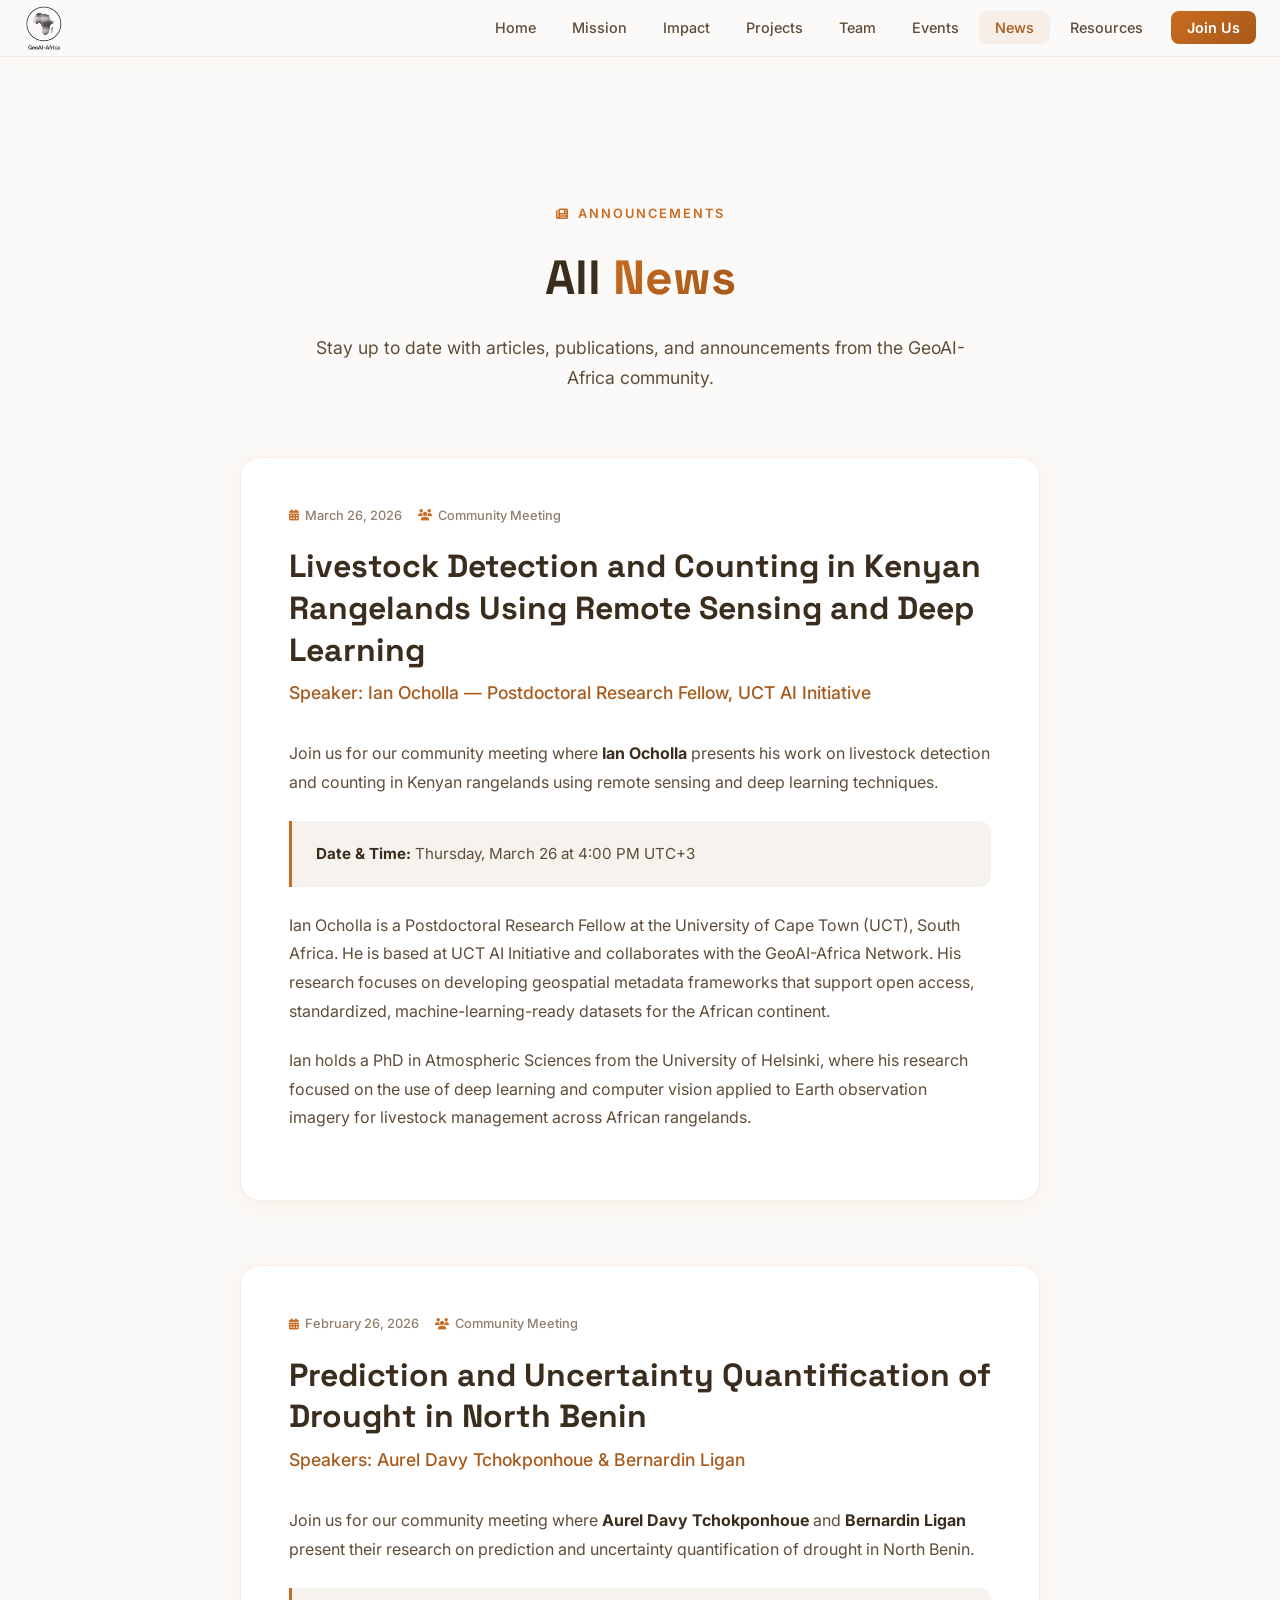
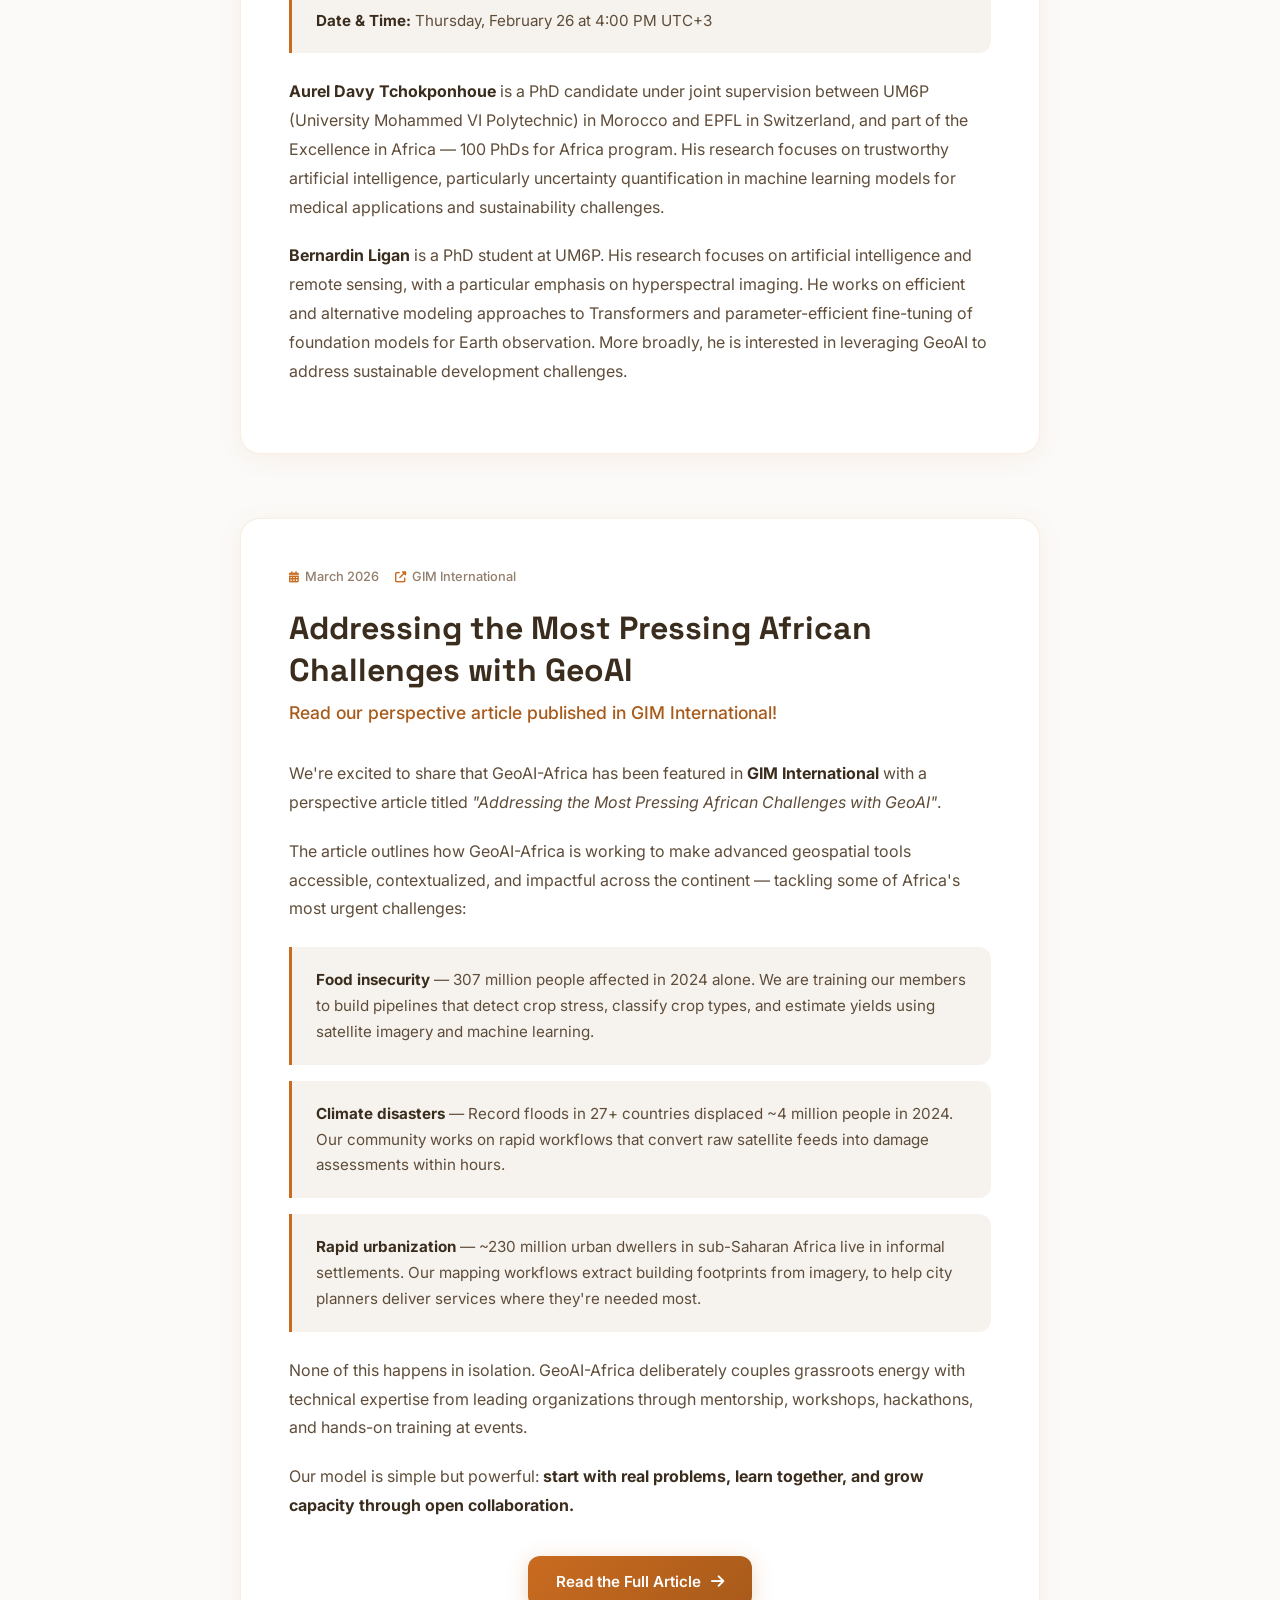
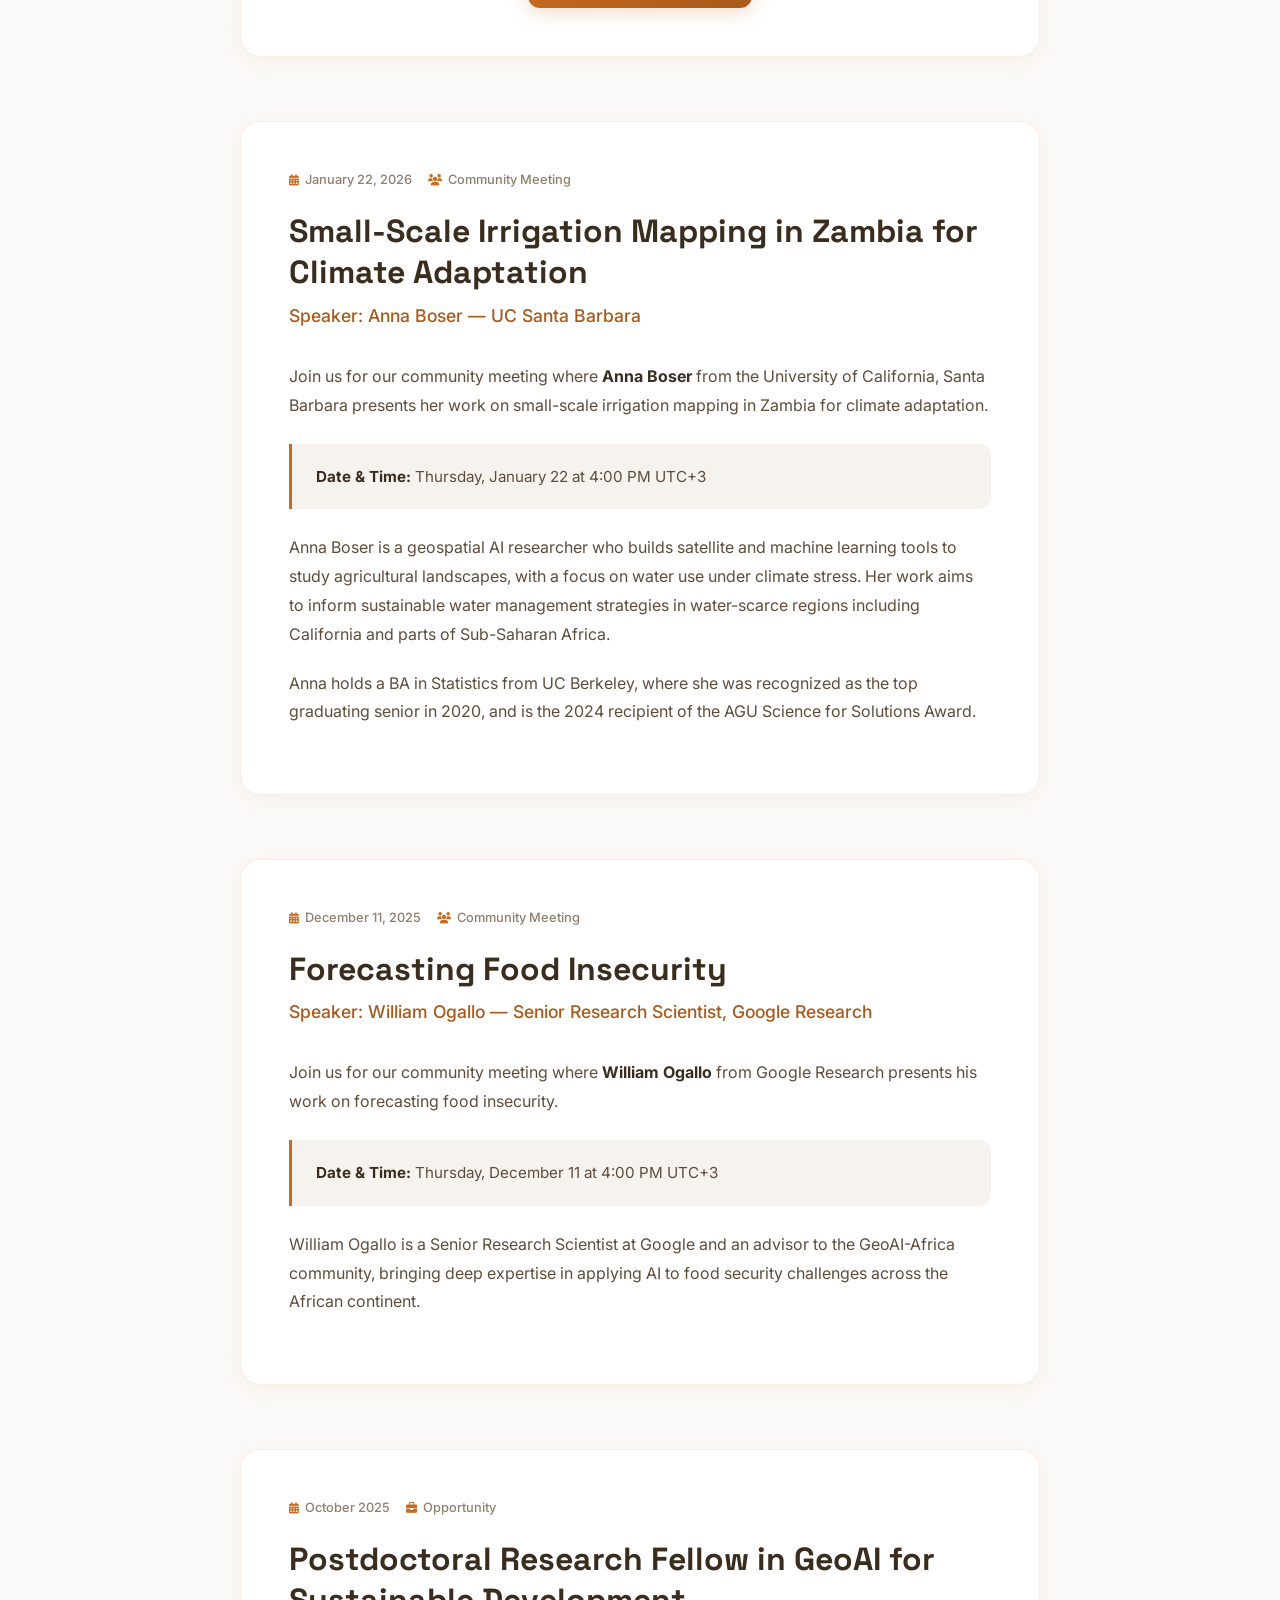
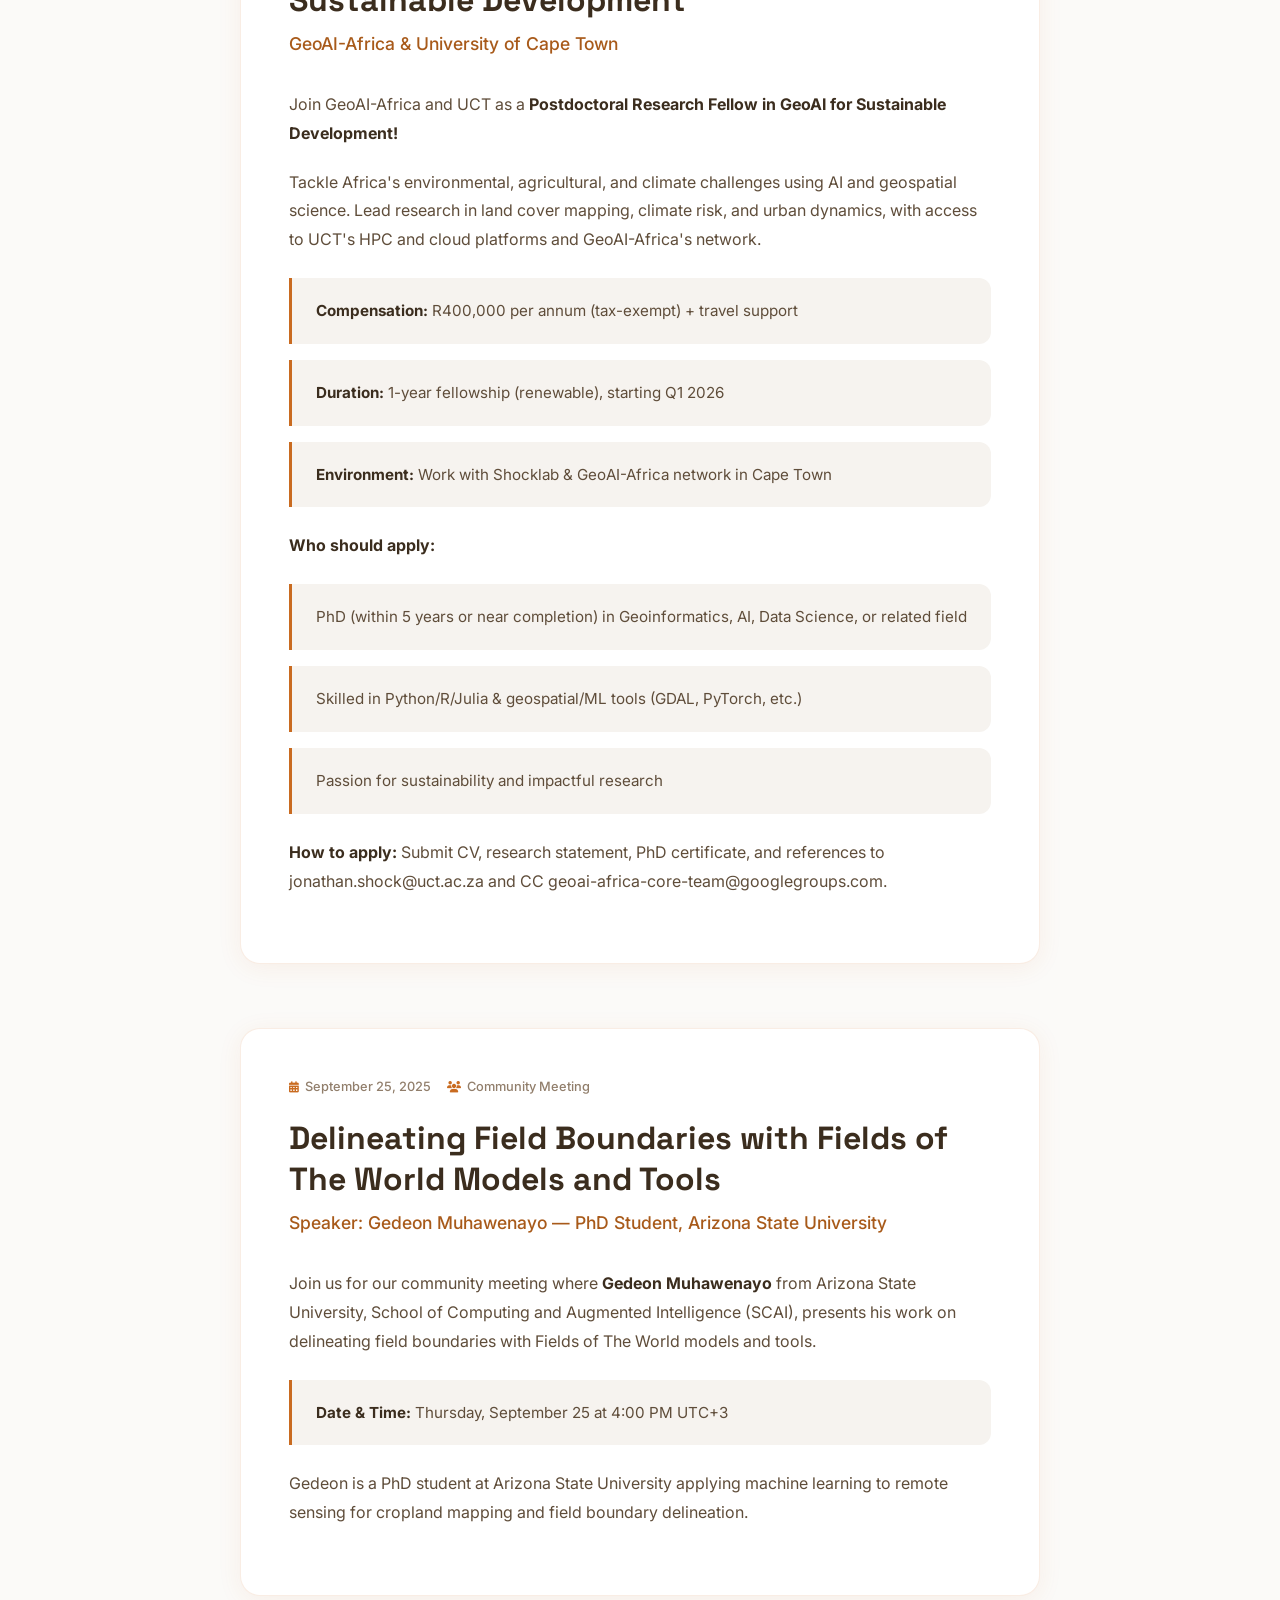
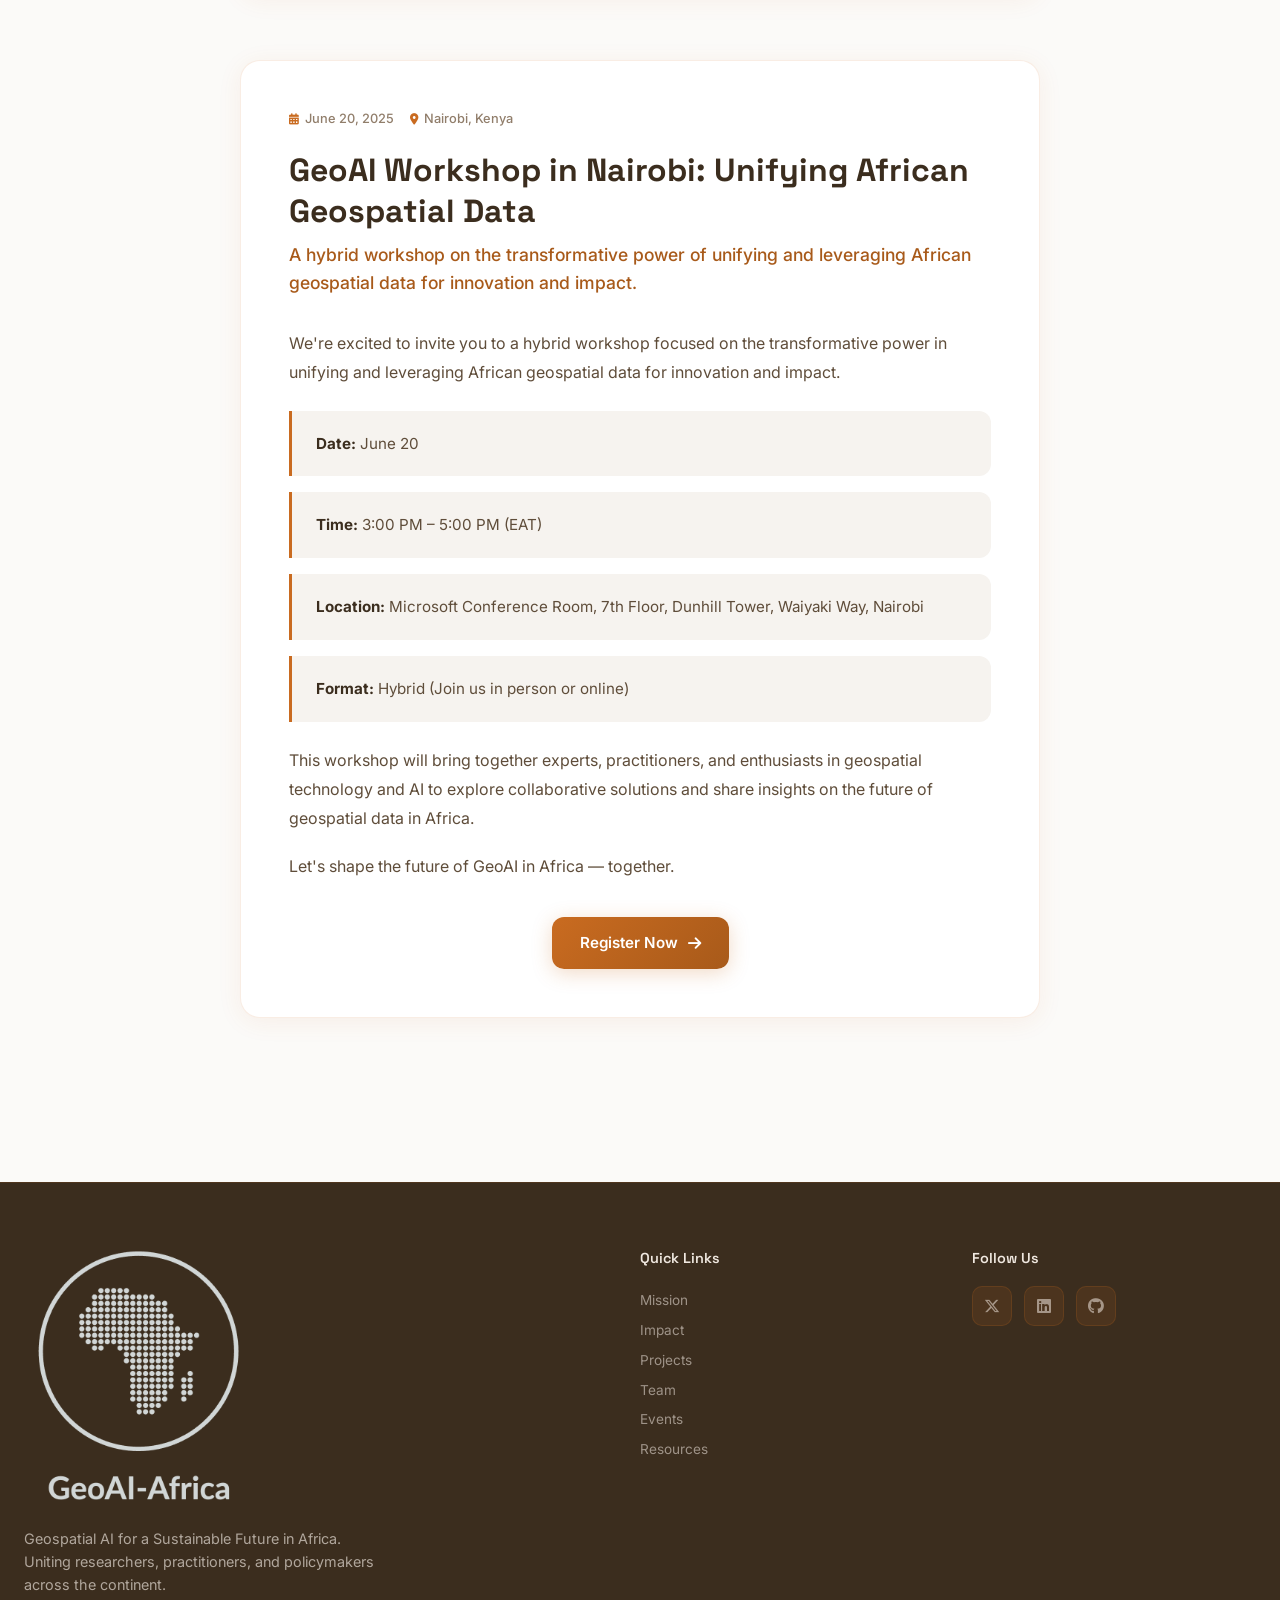
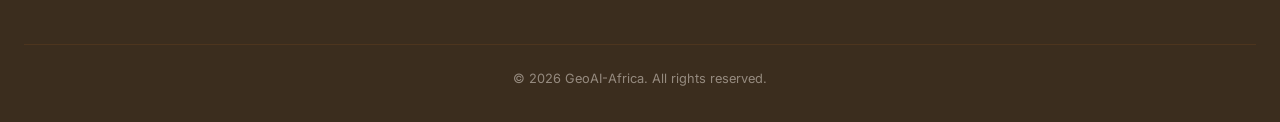
<file: news.html>
<!DOCTYPE html>
<html lang="en">
<head>
    <meta charset="UTF-8">
    <meta name="viewport" content="width=device-width, initial-scale=1.0">
    <title>News — GeoAI-Africa</title>
    <meta name="description" content="Latest news and announcements from GeoAI-Africa.">
    <link rel="preconnect" href="https://fonts.googleapis.com">
    <link rel="preconnect" href="https://fonts.gstatic.com" crossorigin>
    <link href="https://fonts.googleapis.com/css2?family=Inter:wght@300;400;500;600;700;800;900&family=Space+Grotesk:wght@400;500;600;700&display=swap" rel="stylesheet">
    <link rel="stylesheet" href="https://cdnjs.cloudflare.com/ajax/libs/font-awesome/6.5.1/css/all.min.css">
    <link rel="stylesheet" href="css/style.css">
</head>
<body>
    <!-- Navigation -->
    <nav id="navbar" class="navbar scrolled">
        <div class="nav-container">
            <a href="index.html" class="nav-logo">
                <img src="logo.png" alt="GeoAI-Africa" class="nav-logo-img">
            </a>
            <button class="nav-toggle" id="navToggle" aria-label="Toggle navigation">
                <span></span><span></span><span></span>
            </button>
            <ul class="nav-menu" id="navMenu">
                <li><a href="index.html" class="nav-link">Home</a></li>
                <li><a href="index.html#mission" class="nav-link">Mission</a></li>
                <li><a href="index.html#impact" class="nav-link">Impact</a></li>
                <li><a href="projects.html" class="nav-link">Projects</a></li>
                <li><a href="index.html#team" class="nav-link">Team</a></li>
                <li><a href="index.html#events" class="nav-link">Events</a></li>
                <li><a href="news.html" class="nav-link active">News</a></li>
                <li><a href="index.html#resources" class="nav-link">Resources</a></li>
                <li><a href="index.html#contact" class="nav-link nav-cta">Join Us</a></li>
            </ul>
        </div>
    </nav>

    <main style="padding-top: 100px;">
        <section class="section">
            <div class="container">
                <div class="section-header">
                    <span class="section-tag"><i class="fas fa-newspaper"></i> Announcements</span>
                    <h2 class="section-title">All <span class="gradient-text">News</span></h2>
                    <p class="section-subtitle">
                        Stay up to date with articles, publications, and announcements from the GeoAI-Africa community.
                    </p>
                </div>

                <!-- Community Meeting: Ian Ocholla — March 26, 2026 -->
                <article class="news-article" id="meeting-ian-ocholla-2026">
                    <div class="news-article-header">
                        <span class="news-date"><i class="fas fa-calendar-alt"></i> March 26, 2026</span>
                        <span class="news-source"><i class="fas fa-users"></i> Community Meeting</span>
                    </div>
                    <h2 class="news-article-title">Livestock Detection and Counting in Kenyan Rangelands Using Remote Sensing and Deep Learning</h2>
                    <p class="news-article-subtitle">Speaker: Ian Ocholla — Postdoctoral Research Fellow, UCT AI Initiative</p>
                    <div class="news-article-body">
                        <p>
                            Join us for our community meeting where <strong>Ian Ocholla</strong> presents his work on livestock detection and counting in Kenyan rangelands using remote sensing and deep learning techniques.
                        </p>
                        <ul class="news-highlights">
                            <li><strong>Date &amp; Time:</strong> Thursday, March 26 at 4:00 PM UTC+3</li>
                        </ul>
                        <p>
                            Ian Ocholla is a Postdoctoral Research Fellow at the University of Cape Town (UCT), South Africa. He is based at UCT AI Initiative and collaborates with the GeoAI-Africa Network. His research focuses on developing geospatial metadata frameworks that support open access, standardized, machine-learning-ready datasets for the African continent.
                        </p>
                        <p>
                            Ian holds a PhD in Atmospheric Sciences from the University of Helsinki, where his research focused on the use of deep learning and computer vision applied to Earth observation imagery for livestock management across African rangelands.
                        </p>
                    </div>
                </article>

                <!-- Community Meeting: Tchokponhoue & Ligan — February 26, 2026 -->
                <article class="news-article" id="meeting-tchokponhoue-ligan-2026">
                    <div class="news-article-header">
                        <span class="news-date"><i class="fas fa-calendar-alt"></i> February 26, 2026</span>
                        <span class="news-source"><i class="fas fa-users"></i> Community Meeting</span>
                    </div>
                    <h2 class="news-article-title">Prediction and Uncertainty Quantification of Drought in North Benin</h2>
                    <p class="news-article-subtitle">Speakers: Aurel Davy Tchokponhoue &amp; Bernardin Ligan</p>
                    <div class="news-article-body">
                        <p>
                            Join us for our community meeting where <strong>Aurel Davy Tchokponhoue</strong> and <strong>Bernardin Ligan</strong> present their research on prediction and uncertainty quantification of drought in North Benin.
                        </p>
                        <ul class="news-highlights">
                            <li><strong>Date &amp; Time:</strong> Thursday, February 26 at 4:00 PM UTC+3</li>
                        </ul>
                        <p>
                            <strong>Aurel Davy Tchokponhoue</strong> is a PhD candidate under joint supervision between UM6P (University Mohammed VI Polytechnic) in Morocco and EPFL in Switzerland, and part of the Excellence in Africa — 100 PhDs for Africa program. His research focuses on trustworthy artificial intelligence, particularly uncertainty quantification in machine learning models for medical applications and sustainability challenges.
                        </p>
                        <p>
                            <strong>Bernardin Ligan</strong> is a PhD student at UM6P. His research focuses on artificial intelligence and remote sensing, with a particular emphasis on hyperspectral imaging. He works on efficient and alternative modeling approaches to Transformers and parameter-efficient fine-tuning of foundation models for Earth observation. More broadly, he is interested in leveraging GeoAI to address sustainable development challenges.
                        </p>
                    </div>
                </article>

                <!-- GIM International Article — March 2026 -->
                <article class="news-article" id="gim-perspective-2026">
                    <div class="news-article-header">
                        <span class="news-date"><i class="fas fa-calendar-alt"></i> March 2026</span>
                        <span class="news-source"><i class="fas fa-external-link-alt"></i> GIM International</span>
                    </div>
                    <h2 class="news-article-title">Addressing the Most Pressing African Challenges with GeoAI</h2>
                    <p class="news-article-subtitle">Read our perspective article published in GIM International!</p>
                    <div class="news-article-body">
                        <p>
                            We're excited to share that GeoAI-Africa has been featured in <strong>GIM International</strong> with a perspective article titled <em>"Addressing the Most Pressing African Challenges with GeoAI"</em>.
                        </p>
                        <p>
                            The article outlines how GeoAI-Africa is working to make advanced geospatial tools accessible, contextualized, and impactful across the continent — tackling some of Africa's most urgent challenges:
                        </p>
                        <ul class="news-highlights">
                            <li>
                                <strong>Food insecurity</strong> — 307 million people affected in 2024 alone. We are training our members to build pipelines that detect crop stress, classify crop types, and estimate yields using satellite imagery and machine learning.
                            </li>
                            <li>
                                <strong>Climate disasters</strong> — Record floods in 27+ countries displaced ~4 million people in 2024. Our community works on rapid workflows that convert raw satellite feeds into damage assessments within hours.
                            </li>
                            <li>
                                <strong>Rapid urbanization</strong> — ~230 million urban dwellers in sub-Saharan Africa live in informal settlements. Our mapping workflows extract building footprints from imagery, to help city planners deliver services where they're needed most.
                            </li>
                        </ul>
                        <p>
                            None of this happens in isolation. GeoAI-Africa deliberately couples grassroots energy with technical expertise from leading organizations through mentorship, workshops, hackathons, and hands-on training at events.
                        </p>
                        <p>
                            Our model is simple but powerful: <strong>start with real problems, learn together, and grow capacity through open collaboration.</strong>
                        </p>
                        <div class="news-article-cta">
                            <a href="https://www.gim-international.com/content/article/addressing-the-most-pressing-african-challenges-with-geoai" target="_blank" rel="noopener" class="btn btn-primary">
                                <span>Read the Full Article</span>
                                <i class="fas fa-arrow-right"></i>
                            </a>
                        </div>
                    </div>
                </article>

                <!-- Community Meeting: Anna Boser — January 22, 2026 -->
                <article class="news-article" id="meeting-anna-boser-2026">
                    <div class="news-article-header">
                        <span class="news-date"><i class="fas fa-calendar-alt"></i> January 22, 2026</span>
                        <span class="news-source"><i class="fas fa-users"></i> Community Meeting</span>
                    </div>
                    <h2 class="news-article-title">Small-Scale Irrigation Mapping in Zambia for Climate Adaptation</h2>
                    <p class="news-article-subtitle">Speaker: Anna Boser — UC Santa Barbara</p>
                    <div class="news-article-body">
                        <p>
                            Join us for our community meeting where <strong>Anna Boser</strong> from the University of California, Santa Barbara presents her work on small-scale irrigation mapping in Zambia for climate adaptation.
                        </p>
                        <ul class="news-highlights">
                            <li><strong>Date &amp; Time:</strong> Thursday, January 22 at 4:00 PM UTC+3</li>
                        </ul>
                        <p>
                            Anna Boser is a geospatial AI researcher who builds satellite and machine learning tools to study agricultural landscapes, with a focus on water use under climate stress. Her work aims to inform sustainable water management strategies in water-scarce regions including California and parts of Sub-Saharan Africa.
                        </p>
                        <p>
                            Anna holds a BA in Statistics from UC Berkeley, where she was recognized as the top graduating senior in 2020, and is the 2024 recipient of the AGU Science for Solutions Award.
                        </p>
                    </div>
                </article>

                <!-- Community Meeting: William Ogallo — December 11, 2025 -->
                <article class="news-article" id="meeting-william-ogallo-2025">
                    <div class="news-article-header">
                        <span class="news-date"><i class="fas fa-calendar-alt"></i> December 11, 2025</span>
                        <span class="news-source"><i class="fas fa-users"></i> Community Meeting</span>
                    </div>
                    <h2 class="news-article-title">Forecasting Food Insecurity</h2>
                    <p class="news-article-subtitle">Speaker: William Ogallo — Senior Research Scientist, Google Research</p>
                    <div class="news-article-body">
                        <p>
                            Join us for our community meeting where <strong>William Ogallo</strong> from Google Research presents his work on forecasting food insecurity.
                        </p>
                        <ul class="news-highlights">
                            <li><strong>Date &amp; Time:</strong> Thursday, December 11 at 4:00 PM UTC+3</li>
                        </ul>
                        <p>
                            William Ogallo is a Senior Research Scientist at Google and an advisor to the GeoAI-Africa community, bringing deep expertise in applying AI to food security challenges across the African continent.
                        </p>
                    </div>
                </article>

                <!-- Postdoc Opportunity — October 2025 -->
                <article class="news-article" id="postdoc-uct-2025">
                    <div class="news-article-header">
                        <span class="news-date"><i class="fas fa-calendar-alt"></i> October 2025</span>
                        <span class="news-source"><i class="fas fa-briefcase"></i> Opportunity</span>
                    </div>
                    <h2 class="news-article-title">Postdoctoral Research Fellow in GeoAI for Sustainable Development</h2>
                    <p class="news-article-subtitle">GeoAI-Africa &amp; University of Cape Town</p>
                    <div class="news-article-body">
                        <p>
                            Join GeoAI-Africa and UCT as a <strong>Postdoctoral Research Fellow in GeoAI for Sustainable Development!</strong>
                        </p>
                        <p>
                            Tackle Africa's environmental, agricultural, and climate challenges using AI and geospatial science. Lead research in land cover mapping, climate risk, and urban dynamics, with access to UCT's HPC and cloud platforms and GeoAI-Africa's network.
                        </p>
                        <ul class="news-highlights">
                            <li><strong>Compensation:</strong> R400,000 per annum (tax-exempt) + travel support</li>
                            <li><strong>Duration:</strong> 1-year fellowship (renewable), starting Q1 2026</li>
                            <li><strong>Environment:</strong> Work with Shocklab &amp; GeoAI-Africa network in Cape Town</li>
                        </ul>
                        <p><strong>Who should apply:</strong></p>
                        <ul class="news-highlights">
                            <li>PhD (within 5 years or near completion) in Geoinformatics, AI, Data Science, or related field</li>
                            <li>Skilled in Python/R/Julia &amp; geospatial/ML tools (GDAL, PyTorch, etc.)</li>
                            <li>Passion for sustainability and impactful research</li>
                        </ul>
                        <p>
                            <strong>How to apply:</strong> Submit CV, research statement, PhD certificate, and references to <a href="mailto:jonathan.shock@uct.ac.za">jonathan.shock@uct.ac.za</a> and CC <a href="mailto:geoai-africa-core-team@googlegroups.com">geoai-africa-core-team@googlegroups.com</a>.
                        </p>
                    </div>
                </article>

                <!-- Community Meeting: Gedeon Muhawenayo — September 25, 2025 -->
                <article class="news-article" id="meeting-gedeon-muhawenayo-2025">
                    <div class="news-article-header">
                        <span class="news-date"><i class="fas fa-calendar-alt"></i> September 25, 2025</span>
                        <span class="news-source"><i class="fas fa-users"></i> Community Meeting</span>
                    </div>
                    <h2 class="news-article-title">Delineating Field Boundaries with Fields of The World Models and Tools</h2>
                    <p class="news-article-subtitle">Speaker: Gedeon Muhawenayo — PhD Student, Arizona State University</p>
                    <div class="news-article-body">
                        <p>
                            Join us for our community meeting where <strong>Gedeon Muhawenayo</strong> from Arizona State University, School of Computing and Augmented Intelligence (SCAI), presents his work on delineating field boundaries with Fields of The World models and tools.
                        </p>
                        <ul class="news-highlights">
                            <li><strong>Date &amp; Time:</strong> Thursday, September 25 at 4:00 PM UTC+3</li>
                        </ul>
                        <p>
                            Gedeon is a PhD student at Arizona State University applying machine learning to remote sensing for cropland mapping and field boundary delineation.
                        </p>
                    </div>
                </article>

                <!-- Nairobi Workshop — June 2025 -->
                <article class="news-article" id="nairobi-workshop-2025">
                    <div class="news-article-header">
                        <span class="news-date"><i class="fas fa-calendar-alt"></i> June 20, 2025</span>
                        <span class="news-source"><i class="fas fa-map-marker-alt"></i> Nairobi, Kenya</span>
                    </div>
                    <h2 class="news-article-title">GeoAI Workshop in Nairobi: Unifying African Geospatial Data</h2>
                    <p class="news-article-subtitle">A hybrid workshop on the transformative power of unifying and leveraging African geospatial data for innovation and impact.</p>
                    <div class="news-article-body">
                        <p>
                            We're excited to invite you to a hybrid workshop focused on the transformative power in unifying and leveraging African geospatial data for innovation and impact.
                        </p>
                        <ul class="news-highlights">
                            <li><strong>Date:</strong> June 20</li>
                            <li><strong>Time:</strong> 3:00 PM – 5:00 PM (EAT)</li>
                            <li><strong>Location:</strong> Microsoft Conference Room, 7th Floor, Dunhill Tower, Waiyaki Way, Nairobi</li>
                            <li><strong>Format:</strong> Hybrid (Join us in person or online)</li>
                        </ul>
                        <p>
                            This workshop will bring together experts, practitioners, and enthusiasts in geospatial technology and AI to explore collaborative solutions and share insights on the future of geospatial data in Africa.
                        </p>
                        <p>
                            Let's shape the future of GeoAI in Africa — together.
                        </p>
                        <div class="news-article-cta">
                            <a href="https://docs.google.com/forms/d/e/1FAIpQLSfuedRDNVJz1L8TlyxJ9G7VdxOvU8gvNozOvKt9xn0m56X1aA/closedform" target="_blank" rel="noopener" class="btn btn-primary">
                                <span>Register Now</span>
                                <i class="fas fa-arrow-right"></i>
                            </a>
                        </div>
                    </div>
                </article>

            </div>
        </section>
    </main>

    <!-- Footer -->
    <footer class="footer">
        <div class="container">
            <div class="footer-content">
                <div class="footer-brand">
                    <a href="index.html" class="footer-logo">
                        <img src="logo.png" alt="GeoAI-Africa" class="footer-logo-img">
                    </a>
                    <p>Geospatial AI for a Sustainable Future in Africa. Uniting researchers, practitioners, and policymakers across the continent.</p>
                </div>
                <div class="footer-links">
                    <h4>Quick Links</h4>
                    <a href="index.html#mission">Mission</a>
                    <a href="index.html#impact">Impact</a>
                    <a href="projects.html">Projects</a>
                    <a href="index.html#team">Team</a>
                    <a href="index.html#events">Events</a>
                    <a href="index.html#resources">Resources</a>
                </div>
                <div class="footer-social">
                    <h4>Follow Us</h4>
                    <div class="social-links">
                        <a href="https://twitter.com/GeoAIAfrica" target="_blank" rel="noopener" aria-label="Twitter"><i class="fab fa-x-twitter"></i></a>
                        <a href="https://www.linkedin.com/company/geoai-africa/" target="_blank" rel="noopener" aria-label="LinkedIn"><i class="fab fa-linkedin"></i></a>
                        <a href="https://github.com/GeoAIAfrica" target="_blank" rel="noopener" aria-label="GitHub"><i class="fab fa-github"></i></a>
                    </div>
                </div>
            </div>
            <div class="footer-bottom">
                <p>&copy; 2026 GeoAI-Africa. All rights reserved.</p>
            </div>
        </div>
    </footer>

    <script>
    // Mobile nav toggle for news page
    (function() {
        const navToggle = document.getElementById('navToggle');
        const navMenu = document.getElementById('navMenu');
        if (!navToggle || !navMenu) return;
        navToggle.addEventListener('click', () => {
            navToggle.classList.toggle('active');
            navMenu.classList.toggle('active');
        });
        navMenu.querySelectorAll('.nav-link').forEach(link => {
            link.addEventListener('click', () => {
                navToggle.classList.remove('active');
                navMenu.classList.remove('active');
            });
        });
    })();
    </script>
</body>
</html>
</file>
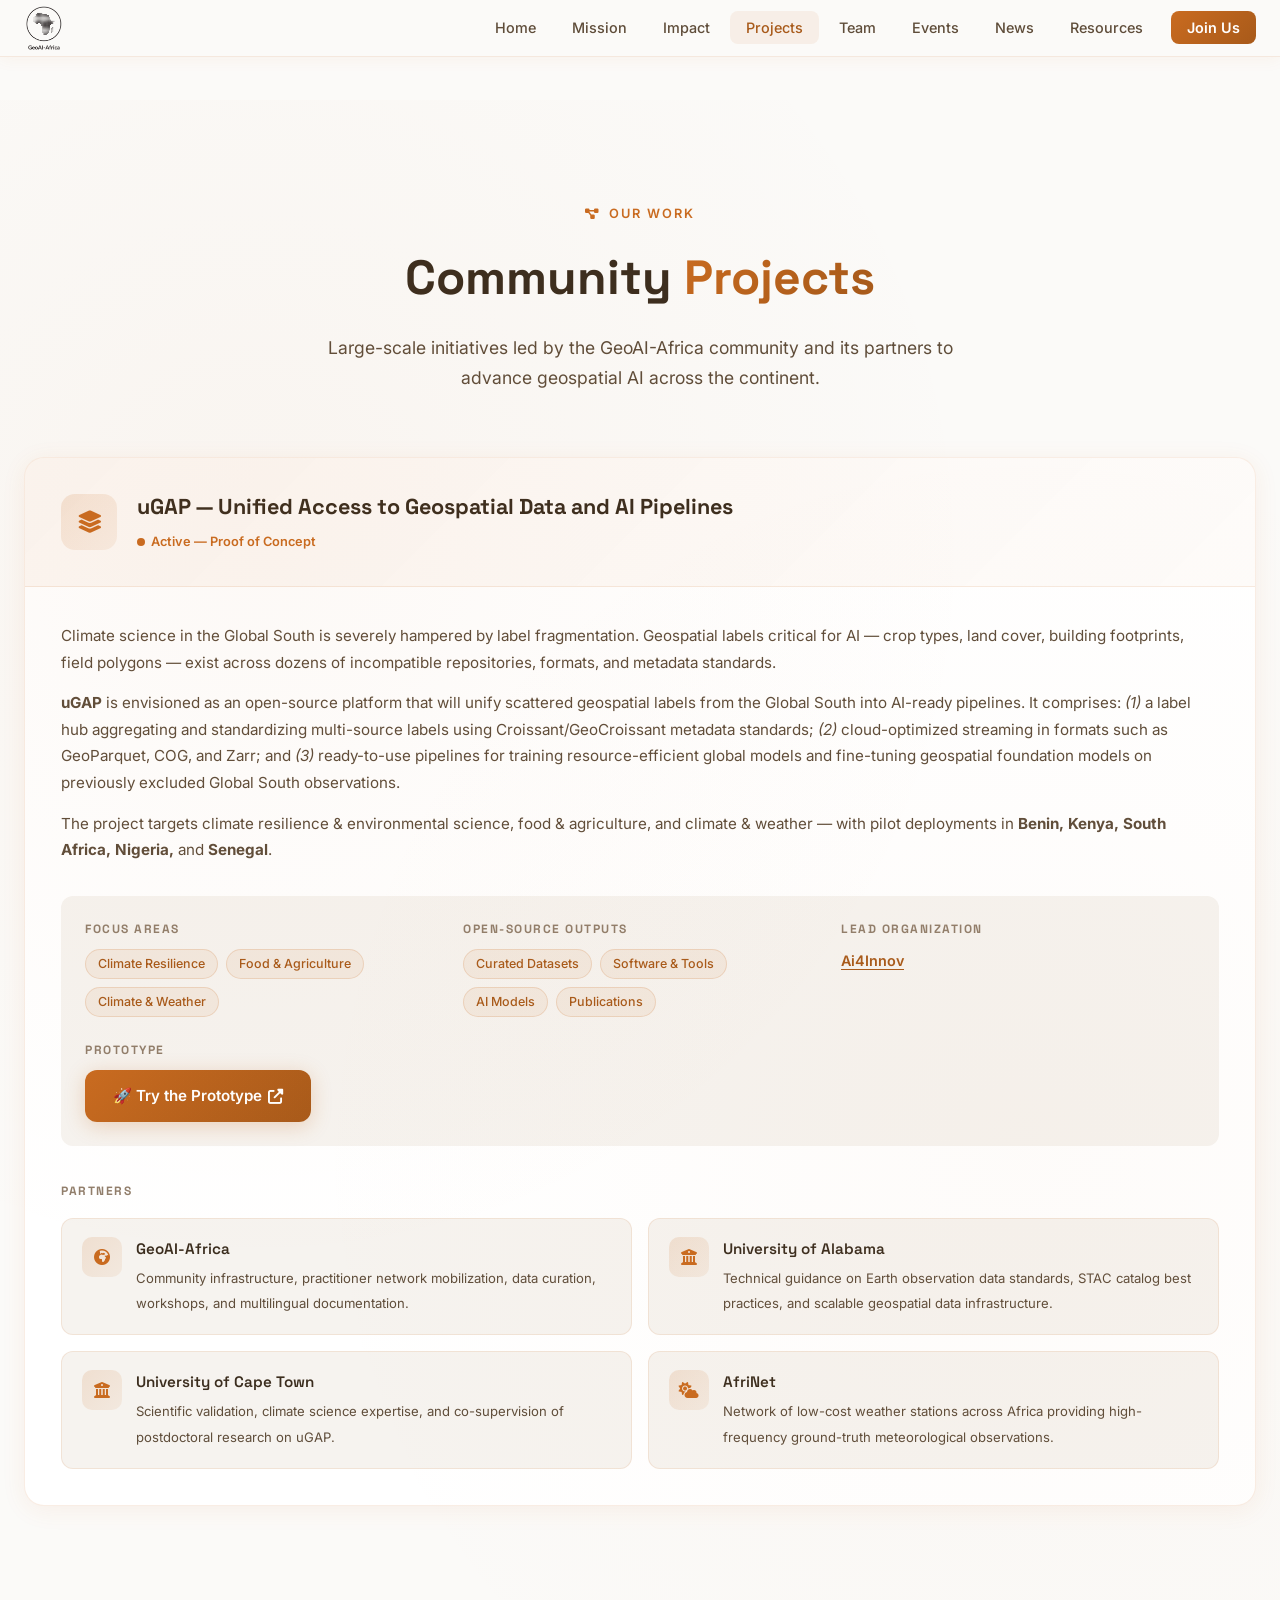
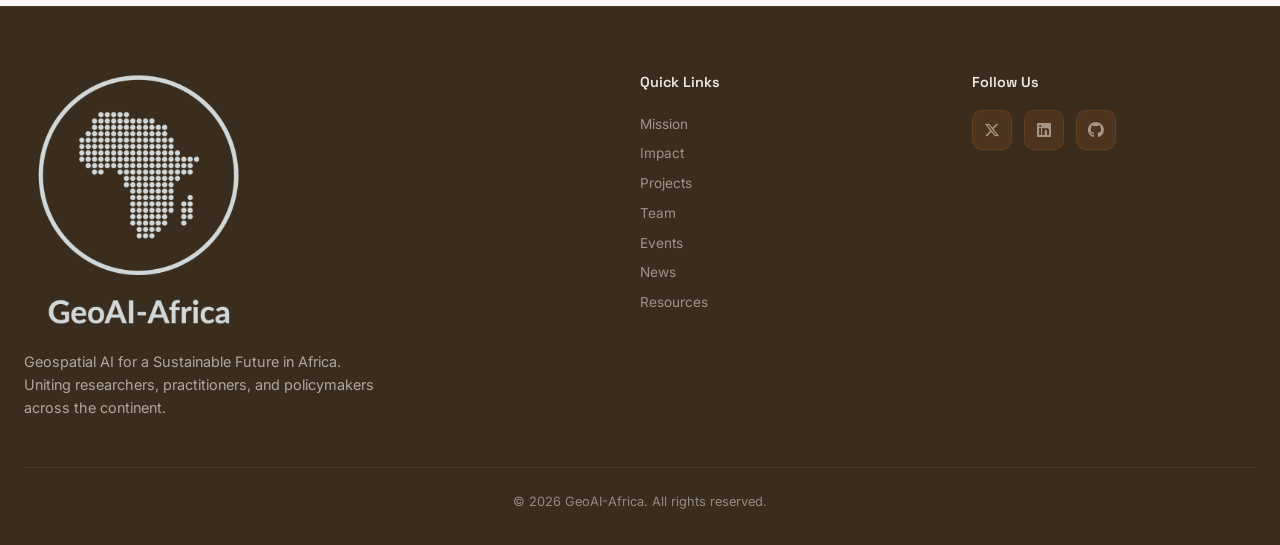
<file: projects.html>
<!DOCTYPE html>
<html lang="en">
<head>
    <meta charset="UTF-8">
    <meta name="viewport" content="width=device-width, initial-scale=1.0">
    <title>Projects — GeoAI-Africa</title>
    <meta name="description" content="Community projects and large-scale initiatives led by GeoAI-Africa and its partners.">
    <link rel="preconnect" href="https://fonts.googleapis.com">
    <link rel="preconnect" href="https://fonts.gstatic.com" crossorigin>
    <link href="https://fonts.googleapis.com/css2?family=Inter:wght@300;400;500;600;700;800;900&family=Space+Grotesk:wght@400;500;600;700&display=swap" rel="stylesheet">
    <link rel="stylesheet" href="https://cdnjs.cloudflare.com/ajax/libs/font-awesome/6.5.1/css/all.min.css">
    <link rel="stylesheet" href="css/style.css">
</head>
<body>
    <!-- Navigation -->
    <nav id="navbar" class="navbar scrolled">
        <div class="nav-container">
            <a href="index.html" class="nav-logo">
                <img src="logo.png" alt="GeoAI-Africa" class="nav-logo-img">
            </a>
            <button class="nav-toggle" id="navToggle" aria-label="Toggle navigation">
                <span></span><span></span><span></span>
            </button>
            <ul class="nav-menu" id="navMenu">
                <li><a href="index.html" class="nav-link">Home</a></li>
                <li><a href="index.html#mission" class="nav-link">Mission</a></li>
                <li><a href="index.html#impact" class="nav-link">Impact</a></li>
                <li><a href="projects.html" class="nav-link active">Projects</a></li>
                <li><a href="index.html#team" class="nav-link">Team</a></li>
                <li><a href="index.html#events" class="nav-link">Events</a></li>
                <li><a href="news.html" class="nav-link">News</a></li>
                <li><a href="index.html#resources" class="nav-link">Resources</a></li>
                <li><a href="index.html#contact" class="nav-link nav-cta">Join Us</a></li>
            </ul>
        </div>
    </nav>

    <main style="padding-top: 100px;">
        <section class="section projects-section">
            <div class="section-bg-pattern"></div>
            <div class="container">
                <div class="section-header">
                    <span class="section-tag"><i class="fas fa-diagram-project"></i> Our Work</span>
                    <h2 class="section-title">Community <span class="gradient-text">Projects</span></h2>
                    <p class="section-subtitle">
                        Large-scale initiatives led by the GeoAI-Africa community
                        and its partners to advance geospatial AI across the continent.
                    </p>
                </div>

                <!-- uGAP Project -->
                <div class="project-card" id="ugap">
                    <div class="project-card-header">
                        <div class="project-icon"><i class="fas fa-layer-group"></i></div>
                        <div>
                            <h3 class="project-title">uGAP &mdash; Unified Access to Geospatial Data and AI Pipelines</h3>
                            <span class="project-status"><span class="status-dot"></span> Active &mdash; Proof of Concept</span>
                        </div>
                    </div>

                    <div class="project-body">
                        <div class="project-description">
                            <p>
                                Climate science in the Global South is severely hampered by label
                                fragmentation. Geospatial labels critical for AI &mdash; crop types,
                                land cover, building footprints, field polygons &mdash; exist across
                                dozens of incompatible repositories, formats, and metadata standards.
                            </p>
                            <p>
                                <strong>uGAP</strong> is envisioned as an open-source platform that will unify scattered
                                geospatial labels from the Global South into AI-ready pipelines. It
                                comprises: <em>(1)</em>&nbsp;a label hub aggregating and standardizing
                                multi-source labels using Croissant/GeoCroissant metadata standards;
                                <em>(2)</em>&nbsp;cloud-optimized streaming in formats such as
                                GeoParquet, COG, and Zarr; and <em>(3)</em>&nbsp;ready-to-use
                                pipelines for training resource-efficient global models and
                                fine-tuning geospatial foundation models on
                                previously excluded Global South observations.
                            </p>
                            <p>
                                The project targets climate resilience &amp; environmental science,
                                food &amp; agriculture, and climate &amp; weather &mdash; with pilot
                                deployments in <strong>Benin, Kenya, South Africa, Nigeria,</strong>
                                and <strong>Senegal</strong>.
                            </p>
                        </div>

                        <div class="project-meta">
                            <div class="meta-block">
                                <h4>Focus Areas</h4>
                                <div class="tag-list">
                                    <span class="tag">Climate Resilience</span>
                                    <span class="tag">Food &amp; Agriculture</span>
                                    <span class="tag">Climate &amp; Weather</span>
                                </div>
                            </div>
                            <div class="meta-block">
                                <h4>Open-Source Outputs</h4>
                                <div class="tag-list">
                                    <span class="tag">Curated Datasets</span>
                                    <span class="tag">Software &amp; Tools</span>
                                    <span class="tag">AI Models</span>
                                    <span class="tag">Publications</span>
                                </div>
                            </div>
                            <div class="meta-block">
                                <h4>Lead Organization</h4>
                                <p><a href="https://ai4innov.com" target="_blank" rel="noopener">Ai4Innov</a></p>
                            </div>
                            <div class="meta-block">
                                <h4>Prototype</h4>
                                <a href="https://ugap.ai4innov.com/" target="_blank" rel="noopener" class="btn btn-primary" style="display: inline-flex; align-items: center; gap: 6px;">
                                    🚀 Try the Prototype <i class="fas fa-external-link-alt"></i>
                                </a>
                            </div>
                        </div>

                        <div class="project-partners">
                            <h4>Partners</h4>
                            <div class="partners-grid">
                                <a href="https://www.geoai-africa.com" target="_blank" rel="noopener" class="partner-item">
                                    <div class="partner-icon"><i class="fas fa-globe-africa"></i></div>
                                    <div class="partner-info">
                                        <strong>GeoAI-Africa</strong>
                                        <span>Community infrastructure, practitioner network mobilization, data curation, workshops, and multilingual documentation.</span>
                                    </div>
                                </a>
                                <a href="https://www.ua.edu/" target="_blank" rel="noopener" class="partner-item">
                                    <div class="partner-icon"><i class="fas fa-university"></i></div>
                                    <div class="partner-info">
                                        <strong>University of Alabama</strong>
                                        <span>Technical guidance on Earth observation data standards, STAC catalog best practices, and scalable geospatial data infrastructure.</span>
                                    </div>
                                </a>
                                <a href="https://www.uct.ac.za" target="_blank" rel="noopener" class="partner-item">
                                    <div class="partner-icon"><i class="fas fa-university"></i></div>
                                    <div class="partner-info">
                                        <strong>University of Cape Town</strong>
                                        <span>Scientific validation, climate science expertise, and co-supervision of postdoctoral research on uGAP.</span>
                                    </div>
                                </a>
                                <a href="https://africlimate.ai/afrinet" target="_blank" rel="noopener" class="partner-item">
                                    <div class="partner-icon"><i class="fas fa-cloud-sun"></i></div>
                                    <div class="partner-info">
                                        <strong>AfriNet</strong>
                                        <span>Network of low-cost weather stations across Africa providing high-frequency ground-truth meteorological observations.</span>
                                    </div>
                                </a>
                            </div>
                        </div>
                    </div>
                </div>

            </div>
        </section>
    </main>

    <!-- Footer -->
    <footer class="footer">
        <div class="container">
            <div class="footer-content">
                <div class="footer-brand">
                    <a href="index.html" class="footer-logo">
                        <img src="logo.png" alt="GeoAI-Africa" class="footer-logo-img">
                    </a>
                    <p>Geospatial AI for a Sustainable Future in Africa. Uniting researchers, practitioners, and policymakers across the continent.</p>
                </div>
                <div class="footer-links">
                    <h4>Quick Links</h4>
                    <a href="index.html#mission">Mission</a>
                    <a href="index.html#impact">Impact</a>
                    <a href="projects.html">Projects</a>
                    <a href="index.html#team">Team</a>
                    <a href="index.html#events">Events</a>
                    <a href="news.html">News</a>
                    <a href="index.html#resources">Resources</a>
                </div>
                <div class="footer-social">
                    <h4>Follow Us</h4>
                    <div class="social-links">
                        <a href="https://twitter.com/GeoAIAfrica" target="_blank" rel="noopener" aria-label="Twitter"><i class="fab fa-x-twitter"></i></a>
                        <a href="https://www.linkedin.com/company/geoai-africa/" target="_blank" rel="noopener" aria-label="LinkedIn"><i class="fab fa-linkedin"></i></a>
                        <a href="https://github.com/GeoAIAfrica" target="_blank" rel="noopener" aria-label="GitHub"><i class="fab fa-github"></i></a>
                    </div>
                </div>
            </div>
            <div class="footer-bottom">
                <p>&copy; 2026 GeoAI-Africa. All rights reserved.</p>
            </div>
        </div>
    </footer>

    <script>
    // Mobile nav toggle for projects page
    (function() {
        const navToggle = document.getElementById('navToggle');
        const navMenu = document.getElementById('navMenu');
        if (!navToggle || !navMenu) return;
        navToggle.addEventListener('click', () => {
            navToggle.classList.toggle('active');
            navMenu.classList.toggle('active');
        });
        navMenu.querySelectorAll('.nav-link').forEach(link => {
            link.addEventListener('click', () => {
                navToggle.classList.remove('active');
                navMenu.classList.remove('active');
            });
        });
    })();
    </script>
</body>
</html>
</file>
<file: css/style.css>
/* ========================================
   GeoAI-Africa — Dark Orange Theme
   Cohesive light palette with warm orange tones
   ======================================== */

/* --- CSS Variables --- */
:root {
    --primary: #C96B20;
    --primary-dark: #A85A1A;
    --primary-light: #E8A96A;
    --primary-lighter: #F5D4B0;
    --secondary: #3B2D1E;
    --accent: #D48A4C;
    --accent-light: #EBBF94;
    --bg-light: #FBFAF8;
    --bg-off: #F6F3EF;
    --bg-hero: #F3EDE6;
    --bg-hero-darker: #ECE3D8;
    --bg-card: #ffffff;
    --bg-card-hover: #FAF6F1;
    --bg-section-alt: #F4EFE8;
    --text-primary: #3B2D1E;
    --text-secondary: #5F4D3A;
    --text-muted: #917E6B;
    --text-on-dark: #3B2D1E;
    --text-secondary-dark: #5F4D3A;
    --border: rgba(201, 107, 32, 0.12);
    --border-hover: rgba(201, 107, 32, 0.35);
    --shadow: 0 4px 24px rgba(201, 107, 32, 0.08);
    --shadow-hover: 0 8px 32px rgba(201, 107, 32, 0.14);
    --shadow-glow: 0 0 40px rgba(201, 107, 32, 0.10);
    --radius: 12px;
    --radius-lg: 20px;
    --radius-xl: 28px;
    --transition: all 0.3s cubic-bezier(0.4, 0, 0.2, 1);
    --transition-slow: all 0.6s cubic-bezier(0.4, 0, 0.2, 1);
    --font-primary: 'Inter', -apple-system, BlinkMacSystemFont, sans-serif;
    --font-display: 'Space Grotesk', 'Inter', sans-serif;
}

/* --- Reset & Base --- */
*, *::before, *::after {
    margin: 0;
    padding: 0;
    box-sizing: border-box;
}

html {
    scroll-behavior: smooth;
    font-size: 16px;
    -webkit-font-smoothing: antialiased;
    -moz-osx-font-smoothing: grayscale;
}

body {
    font-family: var(--font-primary);
    background: var(--bg-light);
    color: var(--text-primary);
    line-height: 1.6;
    overflow-x: hidden;
}

a {
    color: inherit;
    text-decoration: none;
}

img {
    max-width: 100%;
    display: block;
}

/* --- Preloader --- */
#preloader {
    position: fixed;
    inset: 0;
    z-index: 10000;
    background: var(--bg-hero);
    display: flex;
    align-items: center;
    justify-content: center;
    transition: opacity 0.6s ease, visibility 0.6s ease;
}

#preloader.hidden {
    opacity: 0;
    visibility: hidden;
}

.loader-content {
    text-align: center;
}

.loader-logo {
    width: 480px;
    height: auto;
    margin-bottom: 20px;
    filter: none;
}

.loader-ring {
    width: 60px;
    height: 60px;
    border: 3px solid rgba(201, 107, 32, 0.15);
    border-top-color: var(--primary);
    border-radius: 50%;
    animation: spin 1s linear infinite;
    margin: 0 auto 20px;
}

@keyframes spin {
    to { transform: rotate(360deg); }
}

/* --- Container --- */
.container {
    width: 100%;
    max-width: 1280px;
    margin: 0 auto;
    padding: 0 24px;
}

/* --- Navigation --- */
.navbar {
    position: fixed;
    top: 0;
    left: 0;
    right: 0;
    z-index: 1000;
    padding: 12px 0;
    transition: var(--transition);
    background: transparent;
}

.navbar.scrolled {
    background: rgba(251, 250, 248, 0.95);
    backdrop-filter: blur(20px);
    -webkit-backdrop-filter: blur(20px);
    border-bottom: 1px solid var(--border);
    padding: 6px 0;
    box-shadow: 0 2px 16px rgba(201, 107, 32, 0.06);
}

.nav-container {
    max-width: 1280px;
    margin: 0 auto;
    padding: 0 24px;
    display: flex;
    align-items: center;
    justify-content: space-between;
}

.nav-logo {
    font-family: var(--font-display);
    font-size: 1.5rem;
    font-weight: 700;
    display: flex;
    align-items: center;
    gap: 2px;
}

.nav-logo-img {
    height: 60px;
    width: auto;
    filter: none;
    transition: var(--transition);
}

.navbar.scrolled .nav-logo-img {
    height: 44px;
    filter: none;
}

.nav-menu {
    display: flex;
    align-items: center;
    gap: 4px;
    list-style: none;
}

.nav-link {
    padding: 8px 16px;
    border-radius: 8px;
    font-size: 0.9rem;
    font-weight: 500;
    color: var(--text-secondary);
    transition: var(--transition);
    position: relative;
}

.nav-link:hover,
.nav-link.active {
    color: var(--primary-dark);
    background: rgba(201, 107, 32, 0.08);
}

/* After scroll, nav links stay consistent */
.navbar.scrolled .nav-link {
    color: var(--text-secondary);
}

.navbar.scrolled .nav-link:hover,
.navbar.scrolled .nav-link.active {
    color: var(--primary-dark);
    background: rgba(201, 107, 32, 0.08);
}

.nav-link.nav-cta {
    background: linear-gradient(135deg, var(--primary), var(--primary-dark));
    color: #fff;
    font-weight: 600;
    margin-left: 8px;
}

.nav-link.nav-cta:hover {
    opacity: 0.9;
    transform: translateY(-1px);
}

.navbar.scrolled .nav-link.nav-cta {
    color: #fff;
}

/* Mobile nav toggle */
.nav-toggle {
    display: none;
    flex-direction: column;
    gap: 5px;
    background: none;
    border: none;
    cursor: pointer;
    padding: 6px;
}

.nav-toggle span {
    width: 24px;
    height: 2px;
    background: var(--text-primary);
    transition: var(--transition);
    border-radius: 2px;
}

.navbar.scrolled .nav-toggle span {
    background: var(--text-primary);
}

.nav-toggle.active span:nth-child(1) { transform: rotate(45deg) translate(5px, 5px); }
.nav-toggle.active span:nth-child(2) { opacity: 0; }
.nav-toggle.active span:nth-child(3) { transform: rotate(-45deg) translate(5px, -5px); }

/* ===================== HERO — light sage ===================== */
.hero {
    position: relative;
    min-height: 100vh;
    display: flex;
    align-items: center;
    justify-content: center;
    overflow: hidden;
    background: linear-gradient(160deg, #F3EDE6 0%, #EDE3D8 30%, #E5D8CB 60%, #ECE3D8 100%);
}

#globe-container {
    position: absolute;
    inset: 0;
    z-index: 1;
}

.hero-overlay {
    position: absolute;
    inset: 0;
    z-index: 2;
    background:
        radial-gradient(ellipse at 30% 50%, rgba(201, 107, 32, 0.08) 0%, transparent 60%),
        radial-gradient(ellipse at 70% 50%, rgba(212, 138, 76, 0.06) 0%, transparent 60%),
        linear-gradient(180deg, rgba(243, 237, 230, 0.2) 0%, rgba(243, 237, 230, 0.4) 50%, rgba(243, 237, 230, 0.85) 100%);
}

.hero-particles {
    position: absolute;
    inset: 0;
    z-index: 2;
    overflow: hidden;
    pointer-events: none;
}

.hero-content {
    position: relative;
    z-index: 3;
    text-align: center;
    max-width: 880px;
    padding: 0 24px;
    padding-top: 80px;
}

.hero-badge {
    display: inline-flex;
    align-items: center;
    gap: 8px;
    padding: 8px 20px;
    background: rgba(201, 107, 32, 0.10);
    border: 1px solid rgba(201, 107, 32, 0.20);
    border-radius: 100px;
    font-size: 0.85rem;
    font-weight: 500;
    color: var(--primary-dark);
    margin-bottom: 32px;
    animation: fadeInUp 0.8s ease forwards;
}

.badge-dot {
    width: 8px;
    height: 8px;
    background: var(--primary);
    border-radius: 50%;
    animation: pulse-dot 2s ease-in-out infinite;
}

@keyframes pulse-dot {
    0%, 100% { opacity: 1; transform: scale(1); }
    50% { opacity: 0.5; transform: scale(1.3); }
}

.hero-title {
    font-family: var(--font-display);
    font-size: clamp(2.5rem, 6vw, 4.5rem);
    font-weight: 800;
    line-height: 1.1;
    color: var(--text-primary);
    margin-bottom: 24px;
    animation: fadeInUp 0.8s ease 0.1s forwards;
    opacity: 0;
}

.title-line {
    display: block;
}

.gradient-text {
    background: linear-gradient(135deg, var(--primary) 0%, var(--primary-dark) 50%, var(--accent) 100%);
    -webkit-background-clip: text;
    -webkit-text-fill-color: transparent;
    background-clip: text;
    background-size: 200% auto;
    animation: gradient-shift 4s ease-in-out infinite;
}

@keyframes gradient-shift {
    0%, 100% { background-position: 0% center; }
    50% { background-position: 100% center; }
}

.hero-subtitle {
    font-size: 1.15rem;
    color: var(--text-secondary);
    line-height: 1.7;
    max-width: 700px;
    margin: 0 auto 40px;
    animation: fadeInUp 0.8s ease 0.2s forwards;
    opacity: 0;
}

.hero-actions {
    display: flex;
    gap: 16px;
    justify-content: center;
    flex-wrap: wrap;
    margin-bottom: 56px;
    animation: fadeInUp 0.8s ease 0.3s forwards;
    opacity: 0;
}

/* Buttons */
.btn {
    display: inline-flex;
    align-items: center;
    gap: 10px;
    padding: 14px 28px;
    border-radius: 12px;
    font-size: 0.95rem;
    font-weight: 600;
    cursor: pointer;
    border: none;
    transition: var(--transition);
    white-space: nowrap;
}

.btn-primary {
    background: linear-gradient(135deg, var(--primary), var(--primary-dark));
    color: #fff;
    box-shadow: 0 4px 20px rgba(201, 107, 32, 0.25);
}

.btn-primary:hover {
    transform: translateY(-2px);
    box-shadow: 0 8px 30px rgba(201, 107, 32, 0.35);
}

.btn-secondary {
    background: rgba(201, 107, 32, 0.08);
    color: var(--text-primary);
    border: 1px solid rgba(201, 107, 32, 0.20);
}

.btn-secondary:hover {
    background: rgba(201, 107, 32, 0.14);
    border-color: rgba(201, 107, 32, 0.30);
    transform: translateY(-2px);
}

.btn-lg {
    padding: 16px 36px;
    font-size: 1.05rem;
}

/* Light-section button overrides */
.section:not(.hero) .btn-secondary {
    background: rgba(201, 107, 32, 0.06);
    color: var(--text-primary);
    border: 1px solid var(--border);
}
.section:not(.hero) .btn-secondary:hover {
    background: rgba(201, 107, 32, 0.10);
    border-color: var(--border-hover);
}

/* Hero Stats */
.hero-stats {
    display: flex;
    align-items: center;
    justify-content: center;
    gap: 40px;
    animation: fadeInUp 0.8s ease 0.4s forwards;
    opacity: 0;
}

.stat-item {
    text-align: center;
}

.stat-number {
    display: block;
    font-family: var(--font-display);
    font-size: 2.2rem;
    font-weight: 700;
    color: var(--primary-dark);
}

.stat-label {
    font-size: 0.8rem;
    color: var(--text-muted);
    text-transform: uppercase;
    letter-spacing: 1px;
}

.stat-divider {
    width: 1px;
    height: 40px;
    background: rgba(201, 107, 32, 0.20);
}

/* Scroll Indicator */
.scroll-indicator {
    position: absolute;
    bottom: 32px;
    left: 50%;
    transform: translateX(-50%);
    z-index: 3;
    display: flex;
    flex-direction: column;
    align-items: center;
    gap: 8px;
    animation: fadeInUp 0.8s ease 0.6s forwards, float 3s ease-in-out infinite;
    opacity: 0;
}

.scroll-indicator span {
    font-size: 0.7rem;
    color: var(--text-muted);
    text-transform: uppercase;
    letter-spacing: 2px;
}

.mouse {
    width: 24px;
    height: 38px;
    border: 2px solid var(--text-muted);
    border-radius: 14px;
    display: flex;
    justify-content: center;
    padding-top: 8px;
}

.wheel {
    width: 3px;
    height: 8px;
    background: var(--primary);
    border-radius: 3px;
    animation: scroll-wheel 2s ease-in-out infinite;
}

@keyframes scroll-wheel {
    0% { transform: translateY(0); opacity: 1; }
    50% { transform: translateY(6px); opacity: 0.3; }
    100% { transform: translateY(0); opacity: 1; }
}

@keyframes float {
    0%, 100% { transform: translateX(-50%) translateY(0); }
    50% { transform: translateX(-50%) translateY(-8px); }
}

@keyframes fadeInUp {
    from { opacity: 0; transform: translateY(20px); }
    to { opacity: 1; transform: translateY(0); }
}

/* ===================== LIGHT SECTIONS ===================== */

.section {
    padding: 100px 0;
    position: relative;
}

.section-bg-pattern {
    position: absolute;
    inset: 0;
    background:
        radial-gradient(circle at 20% 30%, rgba(201, 107, 32, 0.04) 0%, transparent 50%),
        radial-gradient(circle at 80% 70%, rgba(212, 138, 76, 0.03) 0%, transparent 50%);
    pointer-events: none;
}

.section-header {
    text-align: center;
    margin-bottom: 64px;
}

.section-tag {
    display: inline-flex;
    align-items: center;
    gap: 8px;
    font-size: 0.8rem;
    font-weight: 600;
    text-transform: uppercase;
    letter-spacing: 2px;
    color: var(--primary);
    margin-bottom: 16px;
}

.section-tag i {
    font-size: 0.75rem;
}

.section-title {
    font-family: var(--font-display);
    font-size: clamp(2rem, 4vw, 3rem);
    font-weight: 800;
    color: var(--text-primary);
    margin-bottom: 16px;
}

.section-subtitle {
    font-size: 1.1rem;
    color: var(--text-secondary);
    max-width: 680px;
    margin: 0 auto;
    line-height: 1.7;
}

/* --- Mission Section --- */
.mission-section {
    background: var(--bg-section-alt);
}

.mission-content {
    margin-bottom: 64px;
}

.mission-statement {
    max-width: 800px;
    margin: 0 auto;
    text-align: center;
    padding: 40px;
    background: var(--bg-card);
    border: 1px solid var(--border);
    border-radius: var(--radius-lg);
    box-shadow: var(--shadow);
    position: relative;
}

.mission-icon-wrapper {
    width: 64px;
    height: 64px;
    background: linear-gradient(135deg, rgba(201, 107, 32, 0.15), rgba(212, 138, 76, 0.12));
    border-radius: 50%;
    display: flex;
    align-items: center;
    justify-content: center;
    margin: 0 auto 24px;
    font-size: 1.5rem;
    color: var(--primary);
}

.mission-statement p {
    color: var(--text-secondary);
    font-size: 1.05rem;
    line-height: 1.8;
    margin-bottom: 16px;
}

.mission-statement p:last-child {
    margin-bottom: 0;
}

.mission-statement strong {
    color: var(--text-primary);
}

/* Pillars Grid */
.pillars-grid {
    display: grid;
    grid-template-columns: repeat(3, 1fr);
    gap: 24px;
}

.pillar-card {
    background: var(--bg-card);
    border: 1px solid var(--border);
    border-radius: var(--radius);
    padding: 32px;
    transition: var(--transition);
    position: relative;
    overflow: hidden;
    box-shadow: var(--shadow);
}

.pillar-card::before {
    content: '';
    position: absolute;
    top: 0;
    left: 0;
    right: 0;
    height: 3px;
    background: linear-gradient(90deg, var(--primary), var(--accent));
    transform: scaleX(0);
    transform-origin: left;
    transition: transform 0.4s ease;
}

.pillar-card:hover {
    border-color: var(--border-hover);
    transform: translateY(-4px);
    box-shadow: var(--shadow-hover);
}

.pillar-card:hover::before {
    transform: scaleX(1);
}

.pillar-icon {
    width: 48px;
    height: 48px;
    background: linear-gradient(135deg, rgba(201, 107, 32, 0.15), rgba(212, 138, 76, 0.10));
    border-radius: 12px;
    display: flex;
    align-items: center;
    justify-content: center;
    margin-bottom: 20px;
    font-size: 1.2rem;
    color: var(--primary);
}

.pillar-card h3 {
    font-family: var(--font-display);
    font-size: 1.1rem;
    font-weight: 600;
    color: var(--text-primary);
    margin-bottom: 10px;
}

.pillar-card p {
    font-size: 0.9rem;
    color: var(--text-secondary);
    line-height: 1.6;
}

/* --- Impact / Objectives Section --- */
.impact-section {
    background: var(--bg-light);
}

.objectives-grid {
    display: grid;
    grid-template-columns: repeat(2, 1fr);
    gap: 24px;
    margin-bottom: 80px;
}

.objective-card {
    display: flex;
    align-items: flex-start;
    gap: 20px;
    padding: 32px;
    background: var(--bg-card);
    border: 1px solid var(--border);
    border-radius: var(--radius);
    transition: var(--transition);
    position: relative;
    overflow: hidden;
    box-shadow: var(--shadow);
}

.objective-card:hover {
    border-color: var(--border-hover);
    transform: translateY(-2px);
    box-shadow: var(--shadow-hover);
}

.objective-number {
    font-family: var(--font-display);
    font-size: 2.5rem;
    font-weight: 800;
    background: linear-gradient(135deg, var(--primary), var(--accent));
    -webkit-background-clip: text;
    -webkit-text-fill-color: transparent;
    background-clip: text;
    line-height: 1;
    flex-shrink: 0;
    opacity: 0.7;
}

.objective-content h3 {
    font-family: var(--font-display);
    font-size: 1.1rem;
    font-weight: 600;
    color: var(--text-primary);
    margin-bottom: 8px;
}

.objective-content p {
    font-size: 0.9rem;
    color: var(--text-secondary);
    line-height: 1.6;
}

.objective-icon {
    position: absolute;
    top: 20px;
    right: 20px;
    font-size: 1.2rem;
    color: rgba(201, 107, 32, 0.18);
}

/* Engage Section */
.engage-section {
    padding-top: 20px;
}

.engage-title {
    font-family: var(--font-display);
    font-size: 1.8rem;
    font-weight: 700;
    text-align: center;
    color: var(--text-primary);
    margin-bottom: 40px;
}

.engage-grid {
    display: grid;
    grid-template-columns: repeat(3, 1fr);
    gap: 20px;
    max-width: 960px;
    margin: 0 auto;
}

.engage-card {
    background: var(--bg-card);
    border: 1px solid var(--border);
    border-radius: var(--radius);
    padding: 28px;
    text-align: center;
    transition: var(--transition);
    box-shadow: var(--shadow);
}

.engage-card:hover {
    border-color: var(--border-hover);
    transform: translateY(-3px);
    box-shadow: var(--shadow-hover);
}

.engage-icon {
    width: 52px;
    height: 52px;
    margin: 0 auto 16px;
    background: linear-gradient(135deg, rgba(201, 107, 32, 0.15), rgba(212, 138, 76, 0.10));
    border-radius: 14px;
    display: flex;
    align-items: center;
    justify-content: center;
    font-size: 1.3rem;
    color: var(--primary);
}

.engage-card h4 {
    font-family: var(--font-display);
    font-size: 1rem;
    font-weight: 600;
    color: var(--text-primary);
    margin-bottom: 8px;
}

.engage-card p {
    font-size: 0.85rem;
    color: var(--text-secondary);
    line-height: 1.6;
    margin-bottom: 16px;
}

.engage-link {
    font-size: 0.85rem;
    font-weight: 600;
    color: var(--primary-dark);
    display: inline-flex;
    align-items: center;
    gap: 6px;
    transition: var(--transition);
}

.engage-link:hover {
    gap: 10px;
}

.engage-link i {
    font-size: 0.7rem;
}

/* --- Team Section --- */
.team-section {
    background: var(--bg-section-alt);
}

.team-group-title {
    font-family: var(--font-display);
    font-size: 1.5rem;
    font-weight: 700;
    text-align: center;
    color: var(--text-primary);
    margin-bottom: 32px;
}

.team-grid {
    display: grid;
    grid-template-columns: repeat(4, 1fr);
    gap: 20px;
}

.team-card {
    background: var(--bg-card);
    border: 1px solid var(--border);
    border-radius: var(--radius);
    overflow: hidden;
    transition: var(--transition);
    box-shadow: var(--shadow);
}

.team-card:hover {
    border-color: var(--border-hover);
    transform: translateY(-4px);
    box-shadow: var(--shadow-hover);
}

.team-card-inner {
    padding: 28px 20px;
    text-align: center;
}

.team-avatar {
    margin-bottom: 16px;
}

.avatar-img {
    width: 72px;
    height: 72px;
    margin: 0 auto;
    border-radius: 50%;
    object-fit: cover;
    border: 2px solid var(--border);
    transition: var(--transition);
}

.team-card:hover .avatar-img {
    border-color: var(--border-hover);
}

.avatar-placeholder {
    width: 72px;
    height: 72px;
    margin: 0 auto;
    background: linear-gradient(135deg, var(--primary), var(--primary-dark));
    border-radius: 50%;
    display: flex;
    align-items: center;
    justify-content: center;
    position: relative;
}

.avatar-placeholder span {
    font-family: var(--font-display);
    font-size: 1.2rem;
    font-weight: 700;
    color: #fff;
}

.avatar-placeholder.avatar-advisor {
    background: linear-gradient(135deg, var(--accent), var(--primary));
}

.team-info h3 {
    font-family: var(--font-display);
    font-size: 0.95rem;
    font-weight: 600;
    color: var(--text-primary);
    margin-bottom: 4px;
}

.team-role {
    display: block;
    font-size: 0.8rem;
    color: var(--primary-dark);
    font-weight: 500;
    margin-bottom: 2px;
}

.team-org {
    display: block;
    font-size: 0.75rem;
    color: var(--text-muted);
}

.team-links {
    display: flex;
    justify-content: center;
    gap: 12px;
    margin-top: 16px;
}

.team-links a {
    width: 34px;
    height: 34px;
    background: rgba(201, 107, 32, 0.06);
    border-radius: 8px;
    display: flex;
    align-items: center;
    justify-content: center;
    color: var(--text-secondary);
    font-size: 0.85rem;
    transition: var(--transition);
}

.team-links a:hover {
    background: rgba(201, 107, 32, 0.15);
    color: var(--primary-dark);
}

/* --- News Section --- */
.news-section {
    background: var(--bg-light);
}

.news-grid {
    display: grid;
    grid-template-columns: repeat(auto-fill, minmax(340px, 1fr));
    gap: 24px;
}

.news-card {
    display: flex;
    flex-direction: column;
    background: var(--bg-card);
    border: 1px solid var(--border);
    border-radius: var(--radius);
    padding: 32px;
    transition: var(--transition);
    box-shadow: var(--shadow);
    text-decoration: none;
    color: inherit;
    position: relative;
    overflow: hidden;
}

.news-card::before {
    content: '';
    position: absolute;
    top: 0;
    left: 0;
    right: 0;
    height: 3px;
    background: linear-gradient(90deg, var(--primary), var(--accent));
    transform: scaleX(0);
    transform-origin: left;
    transition: transform 0.4s ease;
}

.news-card:hover {
    border-color: var(--border-hover);
    transform: translateY(-4px);
    box-shadow: var(--shadow-hover);
}

.news-card:hover::before {
    transform: scaleX(1);
}

.news-card-badge {
    display: flex;
    align-items: center;
    gap: 10px;
    margin-bottom: 16px;
    flex-wrap: wrap;
}

.news-date-badge,
.news-source-badge {
    font-size: 0.75rem;
    font-weight: 600;
    text-transform: uppercase;
    letter-spacing: 1px;
    padding: 4px 12px;
    border-radius: 6px;
}

.news-date-badge {
    background: rgba(201, 107, 32, 0.10);
    color: var(--primary-dark);
}

.news-source-badge {
    background: var(--bg-off);
    color: var(--text-muted);
}

.news-card h3 {
    font-family: var(--font-display);
    font-size: 1.15rem;
    font-weight: 600;
    color: var(--text-primary);
    margin-bottom: 12px;
    line-height: 1.4;
}

.news-card p {
    font-size: 0.9rem;
    color: var(--text-secondary);
    line-height: 1.7;
    margin-bottom: 20px;
    flex: 1;
}

.news-read-more {
    font-size: 0.85rem;
    font-weight: 600;
    color: var(--primary-dark);
    display: inline-flex;
    align-items: center;
    gap: 6px;
    transition: var(--transition);
}

.news-card:hover .news-read-more {
    gap: 10px;
}

.news-read-more i {
    font-size: 0.7rem;
}

/* --- News Full Page Styles --- */
.news-article {
    max-width: 800px;
    margin: 0 auto 64px;
    background: var(--bg-card);
    border: 1px solid var(--border);
    border-radius: var(--radius-lg);
    padding: 48px;
    box-shadow: var(--shadow);
}

.news-article-header {
    display: flex;
    align-items: center;
    gap: 16px;
    margin-bottom: 20px;
    flex-wrap: wrap;
}

.news-date,
.news-source {
    font-size: 0.8rem;
    font-weight: 500;
    color: var(--text-muted);
    display: inline-flex;
    align-items: center;
    gap: 6px;
}

.news-date i,
.news-source i {
    font-size: 0.7rem;
    color: var(--primary);
}

.news-article-title {
    font-family: var(--font-display);
    font-size: clamp(1.5rem, 3vw, 2rem);
    font-weight: 800;
    color: var(--text-primary);
    margin-bottom: 8px;
    line-height: 1.3;
}

.news-article-subtitle {
    font-size: 1.1rem;
    color: var(--primary-dark);
    font-weight: 500;
    margin-bottom: 32px;
}

.news-article-body p {
    font-size: 1rem;
    color: var(--text-secondary);
    line-height: 1.8;
    margin-bottom: 20px;
}

.news-article-body strong {
    color: var(--text-primary);
}

.news-highlights {
    list-style: none;
    padding: 0;
    margin: 24px 0;
    display: flex;
    flex-direction: column;
    gap: 16px;
}

.news-highlights li {
    padding: 20px 24px;
    background: var(--bg-off);
    border-left: 3px solid var(--primary);
    border-radius: 0 var(--radius) var(--radius) 0;
    font-size: 0.95rem;
    color: var(--text-secondary);
    line-height: 1.7;
}

.news-highlights li strong {
    color: var(--text-primary);
}

.news-article-cta {
    margin-top: 36px;
    text-align: center;
}

/* --- Events Section --- */
.events-section {
    background: var(--bg-light);
}

.events-timeline {
    position: relative;
    max-width: 800px;
    margin: 0 auto;
}

.timeline-line {
    position: absolute;
    left: 24px;
    top: 0;
    bottom: 0;
    width: 2px;
    background: linear-gradient(180deg, var(--primary), var(--accent), transparent);
}

.event-item {
    display: flex;
    gap: 32px;
    margin-bottom: 32px;
    position: relative;
}

.event-item:last-child {
    margin-bottom: 0;
}

.event-marker {
    flex-shrink: 0;
    width: 50px;
    display: flex;
    justify-content: center;
    padding-top: 24px;
}

.event-dot {
    width: 14px;
    height: 14px;
    background: var(--primary);
    border-radius: 50%;
    border: 3px solid var(--bg-light);
    box-shadow: 0 0 0 3px rgba(201, 107, 32, 0.25);
    position: relative;
    z-index: 1;
}

.event-card {
    flex: 1;
    background: var(--bg-card);
    border: 1px solid var(--border);
    border-radius: var(--radius);
    padding: 28px;
    transition: var(--transition);
    box-shadow: var(--shadow);
}

.event-card:hover {
    border-color: var(--border-hover);
    transform: translateX(4px);
    box-shadow: var(--shadow-hover);
}

.event-date {
    margin-bottom: 12px;
}

.event-month {
    font-family: var(--font-display);
    font-size: 0.8rem;
    font-weight: 600;
    color: var(--primary-dark);
    text-transform: uppercase;
    letter-spacing: 1px;
    background: rgba(201, 107, 32, 0.10);
    padding: 4px 12px;
    border-radius: 6px;
}

.event-card h3 {
    font-family: var(--font-display);
    font-size: 1.15rem;
    font-weight: 600;
    color: var(--text-primary);
    margin-bottom: 8px;
}

.event-venue {
    font-size: 0.85rem;
    color: var(--primary-dark);
    margin-bottom: 12px;
    display: flex;
    align-items: center;
    gap: 6px;
}

.event-venue i {
    font-size: 0.75rem;
}

.event-card > p:last-of-type {
    font-size: 0.9rem;
    color: var(--text-secondary);
    line-height: 1.6;
    margin-bottom: 16px;
}

.event-link {
    font-size: 0.85rem;
    font-weight: 600;
    color: var(--primary-dark);
    display: inline-flex;
    align-items: center;
    gap: 6px;
    transition: var(--transition);
}

.event-link:hover {
    gap: 10px;
}

.event-link i {
    font-size: 0.7rem;
}

/* --- Resources Section --- */
.resources-section {
    background: var(--bg-section-alt);
}

.resources-grid {
    display: grid;
    grid-template-columns: repeat(2, 1fr);
    gap: 24px;
}

.resource-card {
    background: var(--bg-card);
    border: 1px solid var(--border);
    border-radius: var(--radius);
    padding: 32px;
    display: block;
    transition: var(--transition);
    position: relative;
    overflow: hidden;
    box-shadow: var(--shadow);
}

.resource-card::after {
    content: '';
    position: absolute;
    bottom: 0;
    left: 0;
    right: 0;
    height: 3px;
    background: linear-gradient(90deg, var(--primary), var(--accent));
    transform: scaleX(0);
    transition: transform 0.4s ease;
}

.resource-card:hover {
    border-color: var(--border-hover);
    transform: translateY(-4px);
    box-shadow: var(--shadow-hover);
}

.resource-card:hover::after {
    transform: scaleX(1);
}

.resource-icon {
    width: 48px;
    height: 48px;
    background: linear-gradient(135deg, rgba(201, 107, 32, 0.15), rgba(212, 138, 76, 0.10));
    border-radius: 12px;
    display: flex;
    align-items: center;
    justify-content: center;
    margin-bottom: 20px;
    font-size: 1.3rem;
    color: var(--primary);
}

.resource-card h3 {
    font-family: var(--font-display);
    font-size: 1.1rem;
    font-weight: 600;
    color: var(--text-primary);
    margin-bottom: 8px;
}

.resource-card p {
    font-size: 0.9rem;
    color: var(--text-secondary);
    line-height: 1.6;
    margin-bottom: 16px;
}

.resource-cta {
    font-size: 0.85rem;
    font-weight: 600;
    color: var(--primary-dark);
    display: inline-flex;
    align-items: center;
    gap: 6px;
}

.resource-card:hover .resource-cta {
    gap: 10px;
}

/* --- Projects Section --- */
.projects-section {
    background: var(--bg-light);
}

/* Preview card (homepage) */
.projects-preview-grid {
    display: flex;
    flex-direction: column;
    gap: 20px;
}

.project-preview-card {
    display: flex;
    align-items: center;
    gap: 24px;
    padding: 28px 32px;
    background: var(--bg-card);
    border: 1px solid var(--border);
    border-radius: var(--radius-lg);
    box-shadow: var(--shadow);
    transition: var(--transition);
    text-decoration: none;
    color: inherit;
}

.project-preview-card:hover {
    border-color: var(--border-hover);
    box-shadow: var(--shadow-hover);
    transform: translateY(-3px);
}

.project-preview-icon {
    width: 56px;
    height: 56px;
    min-width: 56px;
    background: linear-gradient(135deg, rgba(201, 107, 32, 0.15), rgba(212, 138, 76, 0.10));
    border-radius: 14px;
    display: flex;
    align-items: center;
    justify-content: center;
    font-size: 1.4rem;
    color: var(--primary);
}

.project-preview-content h3 {
    font-family: var(--font-display);
    font-size: 1.15rem;
    font-weight: 700;
    color: var(--text-primary);
    margin-bottom: 6px;
}

.project-preview-content p {
    font-size: 0.9rem;
    color: var(--text-secondary);
    line-height: 1.6;
}

.project-preview-arrow {
    margin-left: auto;
    font-size: 1.1rem;
    color: var(--primary);
    transition: var(--transition);
    min-width: 24px;
}

.project-preview-card:hover .project-preview-arrow {
    transform: translateX(4px);
}

/* Full project card (projects page) */
.project-card {
    background: var(--bg-card);
    border: 1px solid var(--border);
    border-radius: var(--radius-lg);
    overflow: hidden;
    box-shadow: var(--shadow);
}

.project-card-header {
    display: flex;
    align-items: center;
    gap: 20px;
    padding: 32px 36px;
    background: linear-gradient(135deg, rgba(201, 107, 32, 0.06), rgba(212, 138, 76, 0.03));
    border-bottom: 1px solid var(--border);
}

.project-icon {
    width: 56px;
    height: 56px;
    min-width: 56px;
    background: linear-gradient(135deg, rgba(201, 107, 32, 0.15), rgba(212, 138, 76, 0.10));
    border-radius: 14px;
    display: flex;
    align-items: center;
    justify-content: center;
    font-size: 1.4rem;
    color: var(--primary);
}

.project-title {
    font-family: var(--font-display);
    font-size: 1.35rem;
    font-weight: 700;
    color: var(--text-primary);
    margin-bottom: 4px;
}

.project-status {
    display: inline-flex;
    align-items: center;
    gap: 6px;
    font-size: 0.8rem;
    font-weight: 600;
    color: var(--primary);
}

.status-dot {
    width: 8px;
    height: 8px;
    background: var(--primary);
    border-radius: 50%;
    display: inline-block;
    animation: pulse-dot 2s ease-in-out infinite;
}

@keyframes pulse-dot {
    0%, 100% { opacity: 1; }
    50% { opacity: 0.4; }
}

.project-body {
    padding: 36px;
}

.project-description {
    margin-bottom: 32px;
}

.project-description p {
    font-size: 0.95rem;
    color: var(--text-secondary);
    line-height: 1.75;
    margin-bottom: 14px;
}

.project-description p:last-child {
    margin-bottom: 0;
}

.project-meta {
    display: grid;
    grid-template-columns: repeat(3, 1fr);
    gap: 24px;
    margin-bottom: 36px;
    padding: 24px;
    background: var(--bg-off);
    border-radius: var(--radius);
}

.meta-block h4 {
    font-family: var(--font-display);
    font-size: 0.75rem;
    font-weight: 700;
    text-transform: uppercase;
    letter-spacing: 1.5px;
    color: var(--text-muted);
    margin-bottom: 10px;
}

.meta-block p {
    font-size: 0.9rem;
    color: var(--text-primary);
}

.meta-block p a {
    color: var(--primary-dark);
    font-weight: 600;
    text-decoration: underline;
    text-underline-offset: 3px;
}

.meta-block p a:hover {
    color: var(--primary);
}

.tag-list {
    display: flex;
    flex-wrap: wrap;
    gap: 8px;
}

.tag {
    display: inline-block;
    padding: 4px 12px;
    font-size: 0.78rem;
    font-weight: 500;
    color: var(--primary-dark);
    background: rgba(201, 107, 32, 0.08);
    border: 1px solid rgba(201, 107, 32, 0.18);
    border-radius: 20px;
}

.project-partners h4 {
    font-family: var(--font-display);
    font-size: 0.75rem;
    font-weight: 700;
    text-transform: uppercase;
    letter-spacing: 1.5px;
    color: var(--text-muted);
    margin-bottom: 16px;
}

.partners-grid {
    display: grid;
    grid-template-columns: repeat(2, 1fr);
    gap: 16px;
}

.partner-item {
    display: flex;
    gap: 14px;
    padding: 18px 20px;
    background: var(--bg-off);
    border: 1px solid var(--border);
    border-radius: var(--radius);
    transition: var(--transition);
}

.partner-item:hover {
    border-color: var(--border-hover);
    box-shadow: var(--shadow-hover);
    transform: translateY(-2px);
}

.partner-icon {
    width: 40px;
    height: 40px;
    min-width: 40px;
    background: linear-gradient(135deg, rgba(201, 107, 32, 0.15), rgba(212, 138, 76, 0.10));
    border-radius: 10px;
    display: flex;
    align-items: center;
    justify-content: center;
    font-size: 1rem;
    color: var(--primary);
}

.partner-info strong {
    display: block;
    font-family: var(--font-display);
    font-size: 0.95rem;
    font-weight: 600;
    color: var(--text-primary);
    margin-bottom: 4px;
}

.partner-info span {
    font-size: 0.82rem;
    color: var(--text-secondary);
    line-height: 1.5;
}

/* --- Contact Section --- */
.contact-section {
    background: var(--bg-light);
}

.contact-grid {
    display: grid;
    grid-template-columns: 1fr 1fr;
    gap: 40px;
    align-items: start;
}

.contact-channels {
    display: flex;
    flex-direction: column;
    gap: 12px;
}

.contact-card {
    display: flex;
    align-items: center;
    gap: 16px;
    padding: 20px 24px;
    background: var(--bg-card);
    border: 1px solid var(--border);
    border-radius: var(--radius);
    transition: var(--transition);
    box-shadow: var(--shadow);
}

.contact-card:hover {
    border-color: var(--border-hover);
    transform: translateX(4px);
    background: var(--bg-card-hover);
    box-shadow: var(--shadow-hover);
}

.contact-icon {
    width: 44px;
    height: 44px;
    flex-shrink: 0;
    background: linear-gradient(135deg, rgba(201, 107, 32, 0.15), rgba(212, 138, 76, 0.10));
    border-radius: 10px;
    display: flex;
    align-items: center;
    justify-content: center;
    font-size: 1.1rem;
    color: var(--primary);
}

.contact-info h3 {
    font-family: var(--font-display);
    font-size: 0.95rem;
    font-weight: 600;
    color: var(--text-primary);
    margin-bottom: 2px;
}

.contact-info p {
    font-size: 0.8rem;
    color: var(--text-secondary);
}

.contact-arrow {
    margin-left: auto;
    color: var(--text-muted);
    font-size: 0.75rem;
    transition: var(--transition);
}

.contact-card:hover .contact-arrow {
    color: var(--primary-dark);
    transform: translateX(4px);
}

/* CTA Card */
.cta-card {
    background: linear-gradient(135deg, rgba(201, 107, 32, 0.08), rgba(232, 169, 106, 0.10));
    border: 1px solid rgba(201, 107, 32, 0.18);
    border-radius: var(--radius-lg);
    padding: 48px 40px;
    text-align: center;
    position: relative;
    overflow: hidden;
}

.cta-card::before {
    content: '';
    position: absolute;
    top: -50%;
    left: -50%;
    width: 200%;
    height: 200%;
    background: radial-gradient(circle, rgba(201, 107, 32, 0.04) 0%, transparent 60%);
    animation: rotate-slow 20s linear infinite;
}

@keyframes rotate-slow {
    to { transform: rotate(360deg); }
}

.cta-globe-mini {
    width: 100px;
    height: 100px;
    margin: 0 auto 24px;
    position: relative;
    z-index: 1;
}

.cta-card h3 {
    font-family: var(--font-display);
    font-size: 1.5rem;
    font-weight: 700;
    color: var(--text-primary);
    margin-bottom: 12px;
    position: relative;
    z-index: 1;
}

.cta-card p {
    font-size: 0.95rem;
    color: var(--text-secondary);
    line-height: 1.6;
    margin-bottom: 28px;
    max-width: 400px;
    margin-left: auto;
    margin-right: auto;
    position: relative;
    z-index: 1;
}

.cta-card .btn {
    position: relative;
    z-index: 1;
}

/* --- Footer — soft sage dark --- */
.footer {
    background: #3B2D1E;
    border-top: 1px solid rgba(201, 107, 32, 0.15);
    padding: 64px 0 32px;
    color: #F0E8E0;
}

.footer-content {
    display: grid;
    grid-template-columns: 2fr 1fr 1fr;
    gap: 48px;
    margin-bottom: 48px;
}

.footer-logo {
    display: inline-block;
    margin-bottom: 16px;
}

.footer-logo-img {
    height: 256px;
    width: auto;
    filter: invert(1);
}

.footer-brand p {
    font-size: 0.9rem;
    color: rgba(240, 232, 224, 0.65);
    line-height: 1.6;
    max-width: 360px;
}

.footer-links h4,
.footer-social h4 {
    font-family: var(--font-display);
    font-size: 0.9rem;
    font-weight: 600;
    margin-bottom: 16px;
    color: #F0E8E0;
}

.footer-links a {
    display: block;
    font-size: 0.85rem;
    color: rgba(240, 232, 224, 0.55);
    padding: 4px 0;
    transition: var(--transition);
}

.footer-links a:hover {
    color: var(--primary-light);
    transform: translateX(4px);
}

.social-links {
    display: flex;
    gap: 12px;
}

.social-links a {
    width: 40px;
    height: 40px;
    background: rgba(201, 107, 32, 0.12);
    border: 1px solid rgba(201, 107, 32, 0.18);
    border-radius: 10px;
    display: flex;
    align-items: center;
    justify-content: center;
    color: rgba(240, 232, 224, 0.55);
    font-size: 1rem;
    transition: var(--transition);
}

.social-links a:hover {
    background: rgba(201, 107, 32, 0.25);
    border-color: rgba(201, 107, 32, 0.40);
    color: var(--primary-light);
    transform: translateY(-2px);
}

.footer-bottom {
    border-top: 1px solid rgba(201, 107, 32, 0.12);
    padding-top: 24px;
    text-align: center;
}

.footer-bottom p {
    font-size: 0.8rem;
    color: rgba(240, 232, 224, 0.50);
}

/* --- Reveal Animations --- */
.reveal {
    opacity: 0;
    transform: translateY(30px);
    transition: opacity 0.6s ease, transform 0.6s ease;
}

.reveal.visible {
    opacity: 1;
    transform: translateY(0);
}

/* --- Responsive --- */

@media (max-width: 1024px) {
    .pillars-grid {
        grid-template-columns: repeat(2, 1fr);
    }

    .team-grid {
        grid-template-columns: repeat(3, 1fr);
    }

    .team-group-title {
        font-size: 1.3rem;
    }

    .engage-grid {
        grid-template-columns: repeat(2, 1fr);
    }

    .contact-grid {
        grid-template-columns: 1fr;
    }

    .project-meta {
        grid-template-columns: repeat(3, 1fr);
    }

    .partners-grid {
        grid-template-columns: 1fr 1fr;
    }

    .footer-content {
        grid-template-columns: 1fr 1fr;
    }

    .footer-logo-img {
        height: 180px;
    }

    .loader-logo {
        width: 360px;
    }
}

@media (max-width: 768px) {
    .nav-toggle {
        display: flex;
    }

    .nav-menu {
        position: fixed;
        top: 0;
        right: -100%;
        width: 280px;
        height: 100vh;
        background: var(--bg-light);
        flex-direction: column;
        padding: 80px 24px 24px;
        gap: 4px;
        transition: right 0.3s ease;
        border-left: 1px solid var(--border);
        box-shadow: -4px 0 24px rgba(201, 107, 32, 0.08);
    }

    .nav-menu.active {
        right: 0;
    }

    /* Mobile menu: consistent text */
    .nav-menu .nav-link {
        color: var(--text-secondary);
    }
    .nav-menu .nav-link:hover,
    .nav-menu .nav-link.active {
        color: var(--primary-dark);
        background: rgba(201, 107, 32, 0.08);
    }

    .nav-link {
        width: 100%;
        padding: 12px 16px;
    }

    .nav-link.nav-cta {
        margin-left: 0;
        margin-top: 8px;
        text-align: center;
        justify-content: center;
    }

    .section {
        padding: 72px 0;
    }

    .section-header {
        margin-bottom: 40px;
    }

    .section-title {
        font-size: 1.8rem;
    }

    .section-subtitle {
        font-size: 1rem;
    }

    .pillars-grid {
        grid-template-columns: 1fr;
    }

    .objectives-grid {
        grid-template-columns: 1fr;
    }

    .team-grid {
        grid-template-columns: repeat(2, 1fr);
        gap: 16px;
    }

    .engage-grid {
        grid-template-columns: 1fr;
    }

    .resources-grid {
        grid-template-columns: 1fr;
    }

    .hero-content {
        padding-top: 60px;
    }

    .hero-stats {
        gap: 24px;
    }

    .stat-number {
        font-size: 1.6rem;
    }

    .footer-content {
        grid-template-columns: 1fr;
        gap: 32px;
    }

    .footer-logo-img {
        height: 140px;
    }

    .timeline-line {
        left: 12px;
    }

    .event-marker {
        width: 26px;
    }

    .event-item {
        gap: 16px;
    }

    .event-card {
        padding: 20px;
    }

    .loader-logo {
        width: 280px;
    }

    .mission-statement {
        padding: 28px 20px;
    }

    .pillar-card {
        padding: 24px;
    }

    .objective-card {
        padding: 24px;
        gap: 16px;
    }

    .objective-number {
        font-size: 2rem;
    }

    .engage-title {
        font-size: 1.4rem;
    }

    .engage-card {
        padding: 24px;
    }

    .cta-card {
        padding: 36px 24px;
    }

    .contact-card {
        padding: 16px 20px;
    }

    .news-grid {
        grid-template-columns: 1fr;
    }

    .news-card {
        padding: 24px;
    }

    .news-article {
        padding: 28px 20px;
    }

    .project-card-header {
        padding: 24px;
    }

    .project-body {
        padding: 24px;
    }

    .project-meta {
        grid-template-columns: 1fr;
    }

    .partners-grid {
        grid-template-columns: 1fr;
    }

    .project-title {
        font-size: 1.15rem;
    }

    .project-preview-card {
        flex-direction: column;
        align-items: flex-start;
        gap: 16px;
    }

    .project-preview-arrow {
        align-self: flex-end;
    }
}

@media (max-width: 480px) {
    .container {
        padding: 0 16px;
    }

    .news-card h3 {
        font-size: 1rem;
    }

    .news-card p {
        font-size: 0.85rem;
    }

    .news-article {
        padding: 24px 16px;
    }

    .news-article-title {
        font-size: 1.3rem;
    }

    .news-highlights li {
        padding: 16px;
        font-size: 0.88rem;
    }

    .section {
        padding: 56px 0;
    }

    .hero-title {
        font-size: 2rem;
    }

    .hero-subtitle {
        font-size: 0.95rem;
    }

    .hero-badge {
        font-size: 0.78rem;
        padding: 6px 14px;
        margin-bottom: 24px;
    }

    .hero-content {
        padding-top: 48px;
        padding-left: 16px;
        padding-right: 16px;
    }

    .hero-actions {
        flex-direction: column;
        align-items: stretch;
    }

    .btn {
        width: 100%;
        justify-content: center;
    }

    .btn-lg {
        padding: 14px 24px;
        font-size: 0.95rem;
    }

    .team-grid {
        grid-template-columns: 1fr 1fr;
        gap: 12px;
    }

    .team-card-inner {
        padding: 20px 12px;
    }

    .avatar-img,
    .avatar-placeholder {
        width: 60px;
        height: 60px;
    }

    .team-info h3 {
        font-size: 0.85rem;
    }

    .team-role {
        font-size: 0.72rem;
    }

    .team-org {
        font-size: 0.68rem;
    }

    .team-links a {
        width: 30px;
        height: 30px;
        font-size: 0.75rem;
    }

    .hero-stats {
        flex-direction: column;
        gap: 16px;
    }

    .stat-divider {
        width: 40px;
        height: 1px;
    }

    .section-title {
        font-size: 1.5rem;
    }

    .section-subtitle {
        font-size: 0.9rem;
    }

    .section-header {
        margin-bottom: 32px;
    }

    .objective-card {
        padding: 20px;
        gap: 12px;
    }

    .objective-number {
        font-size: 1.7rem;
    }

    .objective-content h3 {
        font-size: 1rem;
    }

    .objective-icon {
        display: none;
    }

    .pillar-card {
        padding: 20px;
    }

    .resource-card {
        padding: 24px;
    }

    .event-card {
        padding: 16px;
    }

    .event-card h3 {
        font-size: 1rem;
    }

    .cta-card {
        padding: 28px 16px;
    }

    .cta-card h3 {
        font-size: 1.25rem;
    }

    .cta-card p {
        font-size: 0.88rem;
    }

    .footer {
        padding: 48px 0 24px;
    }

    .footer-logo-img {
        height: 100px;
    }

    .footer-brand p {
        font-size: 0.82rem;
    }

    .footer-bottom p {
        font-size: 0.72rem;
    }

    .loader-logo {
        width: 200px;
    }

    .loader-ring {
        width: 44px;
        height: 44px;
    }

    .scroll-indicator {
        display: none;
    }

    .nav-logo-img {
        height: 44px;
    }

    .navbar.scrolled .nav-logo-img {
        height: 36px;
    }

    .engage-title {
        font-size: 1.2rem;
    }

    .team-group-title {
        font-size: 1.1rem;
    }
}

@media (max-width: 360px) {
    .hero-title {
        font-size: 1.7rem;
    }

    .hero-subtitle {
        font-size: 0.88rem;
    }

    .team-grid {
        grid-template-columns: 1fr;
    }

    .stat-number {
        font-size: 1.4rem;
    }

    .section-title {
        font-size: 1.3rem;
    }

    .btn {
        padding: 12px 20px;
        font-size: 0.88rem;
    }
}
</file>
